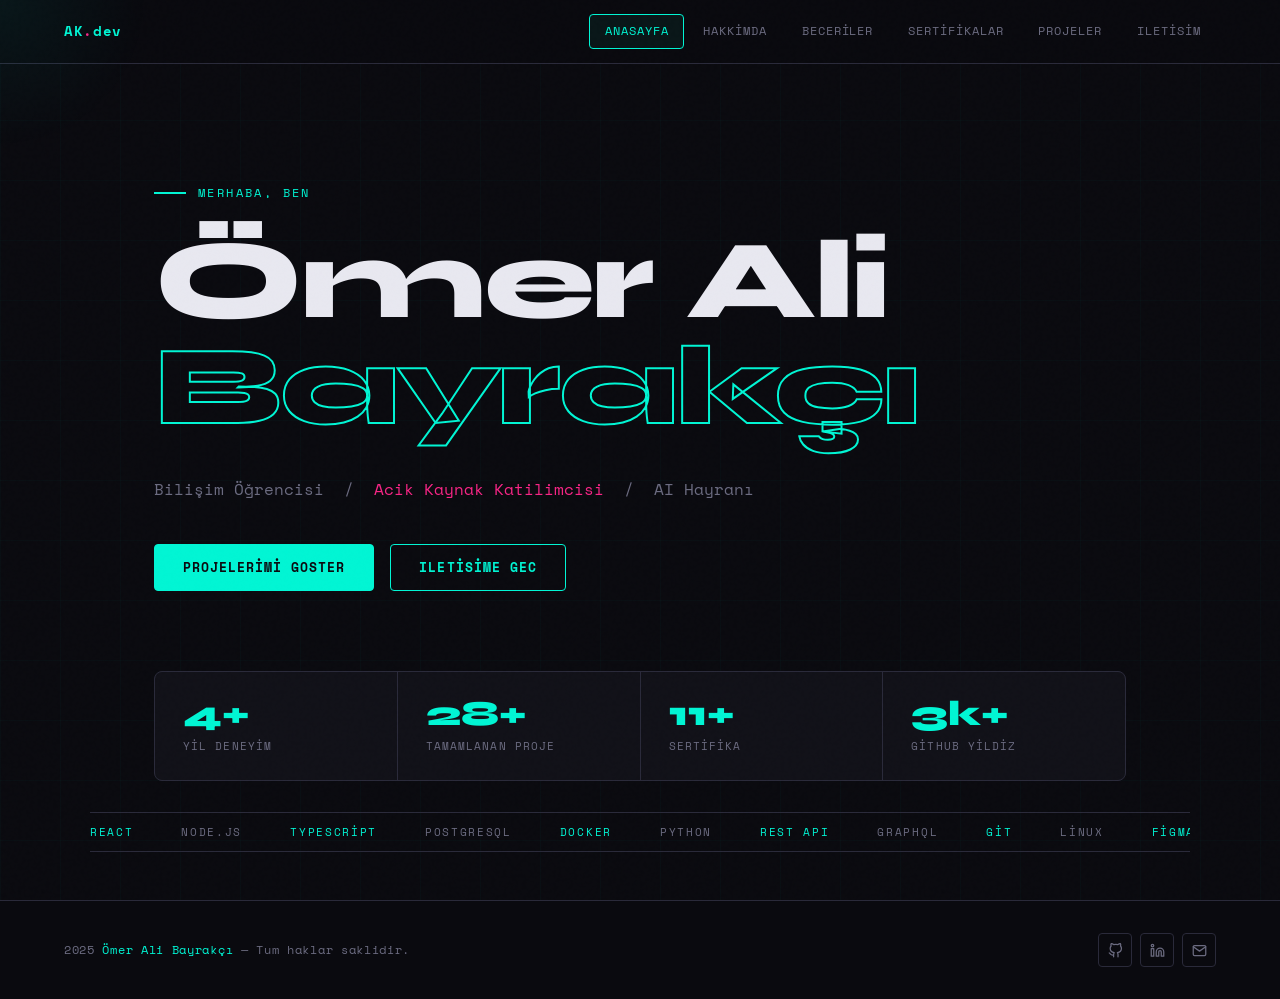
<file: index.html>
<!DOCTYPE html>
<html lang="tr">
<head>
  <meta charset="UTF-8" />
  <meta name="viewport" content="width=device-width, initial-scale=1.0" />
  <title>Ömer Ali Bayrakçı — Bilişim Öğrencisi</title>
  <link rel="stylesheet" href="style.css" />
</head>
<body>

<!-- NAV -->
<nav>
  <a href="index.html" class="nav-logo">AK<span style="color:var(--accent2)">.</span>dev</a>
  <div class="nav-links">
    <a href="index.html">Anasayfa</a>
    <a href="hakkimda.html">Hakkimda</a>
    <a href="beceriler.html">Beceriler</a>
    <a href="sertifikalar.html">Sertifikalar</a>
    <a href="projeler.html">Projeler</a>
    <a href="iletisim.html">Iletisim</a>
  </div>
  <div class="hamburger" aria-label="Menu ac/kapat" role="button" tabindex="0">
    <span></span><span></span><span></span>
  </div>
</nav>

<main>

  <!-- HERO -->
  <div class="hero">
    <p class="hero-eyebrow">Merhaba, ben</p>
    <h1 class="hero-name">
      <span class="line1">Ömer Ali</span><br>
      <span class="line2">Bayrakçı</span>
    </h1>
    <p class="hero-role">
      Bilişim Öğrencisi &nbsp;/&nbsp;
      <span>Acik Kaynak Katilimcisi</span> &nbsp;/&nbsp;
      AI Hayranı
    </p>
    <div class="hero-cta">
      <a href="projeler.html" class="btn btn-primary">Projelerimi Goster</a>
      <a href="iletisim.html" class="btn btn-outline">Iletisime Gec</a>
    </div>

    <!-- stats -->
    <div class="stats fade-up">
      <div class="stat-item">
        <div class="num" data-target="4" data-suffix="+">0+</div>
        <div class="label">Yil Deneyim</div>
      </div>
      <div class="stat-item">
        <div class="num" data-target="28" data-suffix="+">0+</div>
        <div class="label">Tamamlanan Proje</div>
      </div>
      <div class="stat-item">
        <div class="num" data-target="11" data-suffix="+">0+</div>
        <div class="label">Sertifika</div>
      </div>
      <div class="stat-item">
        <div class="num" data-target="3" data-suffix="k+">0k+</div>
        <div class="label">GitHub Yildiz</div>
      </div>
    </div>

    <!-- ticker -->
    <div class="ticker-wrap">
      <div class="ticker">
        <span class="accent">React</span>
        <span>Node.js</span>
        <span class="accent">TypeScript</span>
        <span>PostgreSQL</span>
        <span class="accent">Docker</span>
        <span>Python</span>
        <span class="accent">REST API</span>
        <span>GraphQL</span>
        <span class="accent">Git</span>
        <span>Linux</span>
        <span class="accent">Figma</span>
        <span>Next.js</span>
      </div>
    </div>
  </div>

</main>

<!-- FOOTER -->
<footer>
  <span class="footer-copy">2025 <span>Ömer Ali Bayrakçı</span> — Tum haklar saklidir.</span>
  <div class="footer-socials">
    <a href="#" class="footer-social-link" aria-label="GitHub">
      <svg viewBox="0 0 24 24" fill="none" stroke="currentColor" stroke-width="2" stroke-linecap="round" stroke-linejoin="round">
        <path d="M9 19c-5 1.5-5-2.5-7-3m14 6v-3.87a3.37 3.37 0 0 0-.94-2.61c3.14-.35 6.44-1.54 6.44-7A5.44 5.44 0 0 0 20 4.77 5.07 5.07 0 0 0 19.91 1S18.73.65 16 2.48a13.38 13.38 0 0 0-7 0C6.27.65 5.09 1 5.09 1A5.07 5.07 0 0 0 5 4.77a5.44 5.44 0 0 0-1.5 3.78c0 5.42 3.3 6.61 6.44 7A3.37 3.37 0 0 0 9 18.13V22"/>
      </svg>
    </a>
    <a href="#" class="footer-social-link" aria-label="LinkedIn">
      <svg viewBox="0 0 24 24" fill="none" stroke="currentColor" stroke-width="2" stroke-linecap="round" stroke-linejoin="round">
        <path d="M16 8a6 6 0 0 1 6 6v7h-4v-7a2 2 0 0 0-2-2 2 2 0 0 0-2 2v7h-4v-7a6 6 0 0 1 6-6z"/><rect x="2" y="9" width="4" height="12"/><circle cx="4" cy="4" r="2"/>
      </svg>
    </a>
    <a href="#" class="footer-social-link" aria-label="Email">
      <svg viewBox="0 0 24 24" fill="none" stroke="currentColor" stroke-width="2" stroke-linecap="round" stroke-linejoin="round">
        <path d="M4 4h16c1.1 0 2 .9 2 2v12c0 1.1-.9 2-2 2H4c-1.1 0-2-.9-2-2V6c0-1.1.9-2 2-2z"/><polyline points="22,6 12,13 2,6"/>
      </svg>
    </a>
  </div>
</footer>

<script src="main.js"></script>
</body>
</html>
</file>
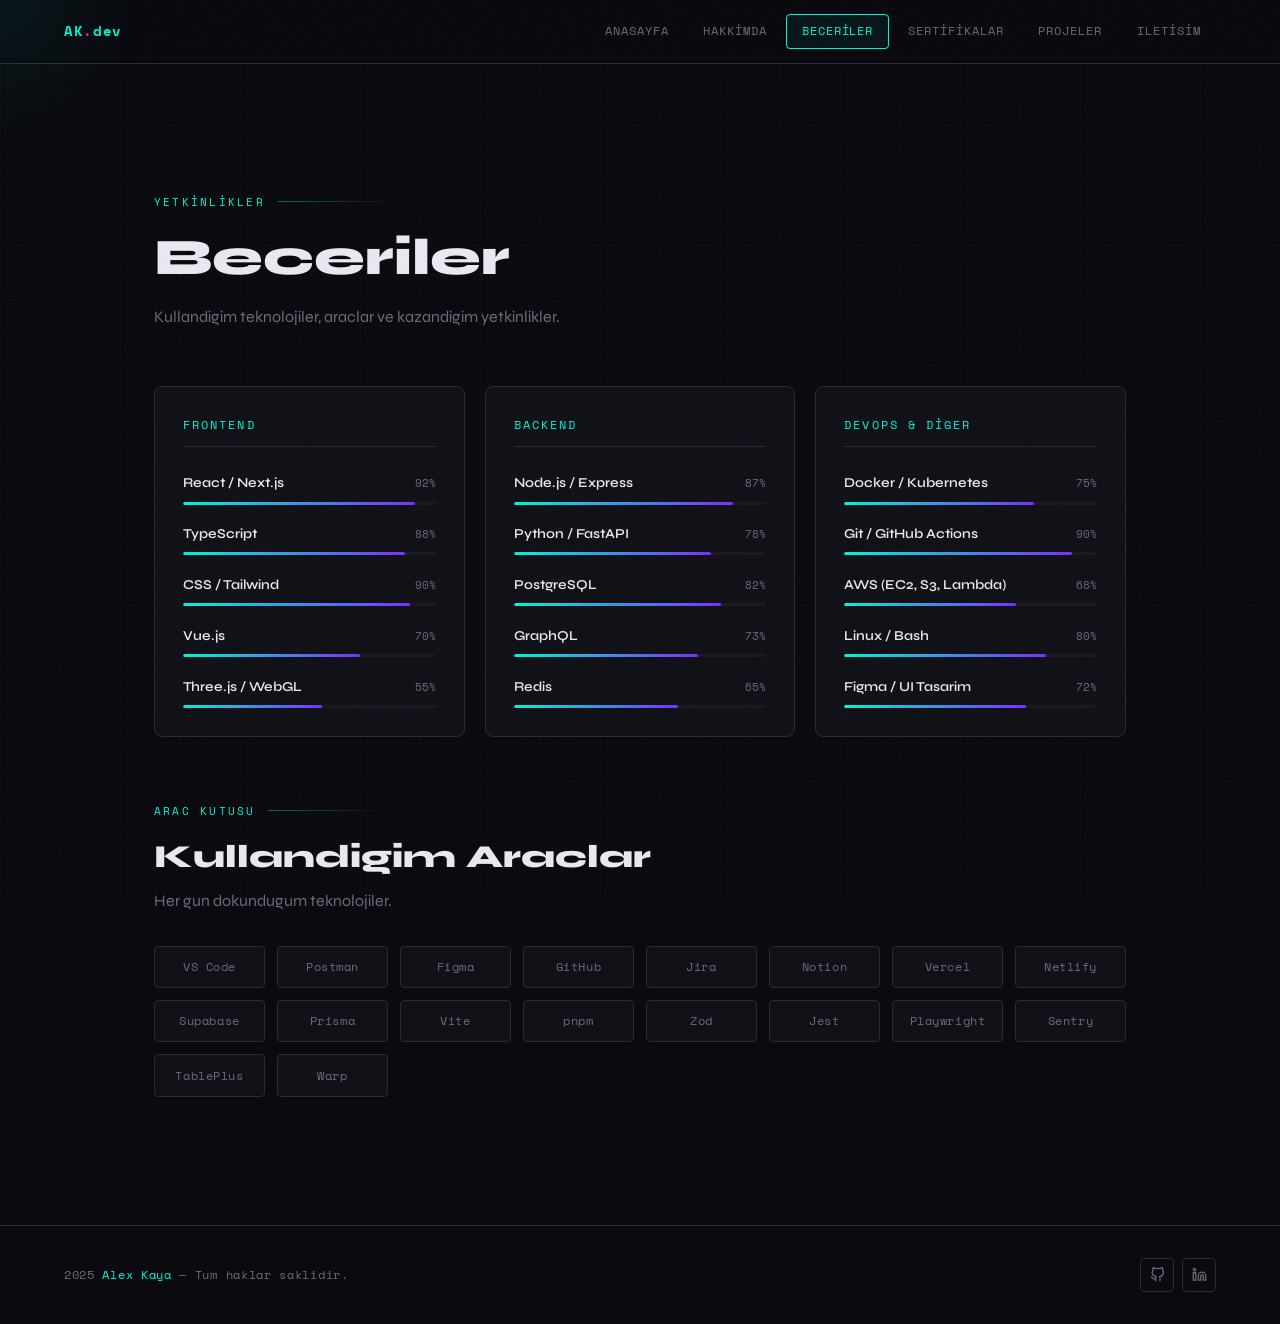
<file: beceriler.html>
<!DOCTYPE html>
<html lang="tr">
<head>
  <meta charset="UTF-8" />
  <meta name="viewport" content="width=device-width, initial-scale=1.0" />
  <title>Beceriler — Alex Kaya</title>
  <link rel="stylesheet" href="style.css" />
</head>
<body>

<nav>
  <a href="index.html" class="nav-logo">AK<span style="color:var(--accent2)">.</span>dev</a>
  <div class="nav-links">
    <a href="index.html">Anasayfa</a>
    <a href="hakkimda.html">Hakkimda</a>
    <a href="beceriler.html">Beceriler</a>
    <a href="sertifikalar.html">Sertifikalar</a>
    <a href="projeler.html">Projeler</a>
    <a href="iletisim.html">Iletisim</a>
  </div>
  <div class="hamburger" role="button" tabindex="0"><span></span><span></span><span></span></div>
</nav>

<main>
  <section class="page-section">
    <p class="section-label">Yetkinlikler</p>
    <h1 class="section-title">Beceriler</h1>
    <p class="section-sub">Kullandigim teknolojiler, araclar ve kazandigim yetkinlikler.</p>

    <div class="skills-grid">

      <!-- Frontend -->
      <div class="skill-category fade-up">
        <div class="skill-category-title">Frontend</div>

        <div class="skill-item">
          <div class="skill-header">
            <span class="skill-name">React / Next.js</span>
            <span class="skill-pct">92%</span>
          </div>
          <div class="skill-bar-bg"><div class="skill-bar-fill" data-pct="92"></div></div>
        </div>

        <div class="skill-item">
          <div class="skill-header">
            <span class="skill-name">TypeScript</span>
            <span class="skill-pct">88%</span>
          </div>
          <div class="skill-bar-bg"><div class="skill-bar-fill" data-pct="88"></div></div>
        </div>

        <div class="skill-item">
          <div class="skill-header">
            <span class="skill-name">CSS / Tailwind</span>
            <span class="skill-pct">90%</span>
          </div>
          <div class="skill-bar-bg"><div class="skill-bar-fill" data-pct="90"></div></div>
        </div>

        <div class="skill-item">
          <div class="skill-header">
            <span class="skill-name">Vue.js</span>
            <span class="skill-pct">70%</span>
          </div>
          <div class="skill-bar-bg"><div class="skill-bar-fill" data-pct="70"></div></div>
        </div>

        <div class="skill-item">
          <div class="skill-header">
            <span class="skill-name">Three.js / WebGL</span>
            <span class="skill-pct">55%</span>
          </div>
          <div class="skill-bar-bg"><div class="skill-bar-fill" data-pct="55"></div></div>
        </div>
      </div>

      <!-- Backend -->
      <div class="skill-category fade-up">
        <div class="skill-category-title">Backend</div>

        <div class="skill-item">
          <div class="skill-header">
            <span class="skill-name">Node.js / Express</span>
            <span class="skill-pct">87%</span>
          </div>
          <div class="skill-bar-bg"><div class="skill-bar-fill" data-pct="87"></div></div>
        </div>

        <div class="skill-item">
          <div class="skill-header">
            <span class="skill-name">Python / FastAPI</span>
            <span class="skill-pct">78%</span>
          </div>
          <div class="skill-bar-bg"><div class="skill-bar-fill" data-pct="78"></div></div>
        </div>

        <div class="skill-item">
          <div class="skill-header">
            <span class="skill-name">PostgreSQL</span>
            <span class="skill-pct">82%</span>
          </div>
          <div class="skill-bar-bg"><div class="skill-bar-fill" data-pct="82"></div></div>
        </div>

        <div class="skill-item">
          <div class="skill-header">
            <span class="skill-name">GraphQL</span>
            <span class="skill-pct">73%</span>
          </div>
          <div class="skill-bar-bg"><div class="skill-bar-fill" data-pct="73"></div></div>
        </div>

        <div class="skill-item">
          <div class="skill-header">
            <span class="skill-name">Redis</span>
            <span class="skill-pct">65%</span>
          </div>
          <div class="skill-bar-bg"><div class="skill-bar-fill" data-pct="65"></div></div>
        </div>
      </div>

      <!-- DevOps & Diger -->
      <div class="skill-category fade-up">
        <div class="skill-category-title">DevOps & Diger</div>

        <div class="skill-item">
          <div class="skill-header">
            <span class="skill-name">Docker / Kubernetes</span>
            <span class="skill-pct">75%</span>
          </div>
          <div class="skill-bar-bg"><div class="skill-bar-fill" data-pct="75"></div></div>
        </div>

        <div class="skill-item">
          <div class="skill-header">
            <span class="skill-name">Git / GitHub Actions</span>
            <span class="skill-pct">90%</span>
          </div>
          <div class="skill-bar-bg"><div class="skill-bar-fill" data-pct="90"></div></div>
        </div>

        <div class="skill-item">
          <div class="skill-header">
            <span class="skill-name">AWS (EC2, S3, Lambda)</span>
            <span class="skill-pct">68%</span>
          </div>
          <div class="skill-bar-bg"><div class="skill-bar-fill" data-pct="68"></div></div>
        </div>

        <div class="skill-item">
          <div class="skill-header">
            <span class="skill-name">Linux / Bash</span>
            <span class="skill-pct">80%</span>
          </div>
          <div class="skill-bar-bg"><div class="skill-bar-fill" data-pct="80"></div></div>
        </div>

        <div class="skill-item">
          <div class="skill-header">
            <span class="skill-name">Figma / UI Tasarim</span>
            <span class="skill-pct">72%</span>
          </div>
          <div class="skill-bar-bg"><div class="skill-bar-fill" data-pct="72"></div></div>
        </div>
      </div>

    </div>

    <!-- Tools -->
    <div style="margin-top:4rem;">
      <p class="section-label">Arac Kutusu</p>
      <h2 class="section-title" style="font-size:clamp(1.4rem,3vw,2rem); margin-bottom:0.75rem;">Kullandigim Araclar</h2>
      <p class="section-sub" style="margin-bottom:2rem;">Her gun dokundugum teknolojiler.</p>
      <div class="tools-grid">
        <div class="tool-pill fade-up">VS Code</div>
        <div class="tool-pill fade-up">Postman</div>
        <div class="tool-pill fade-up">Figma</div>
        <div class="tool-pill fade-up">GitHub</div>
        <div class="tool-pill fade-up">Jira</div>
        <div class="tool-pill fade-up">Notion</div>
        <div class="tool-pill fade-up">Vercel</div>
        <div class="tool-pill fade-up">Netlify</div>
        <div class="tool-pill fade-up">Supabase</div>
        <div class="tool-pill fade-up">Prisma</div>
        <div class="tool-pill fade-up">Vite</div>
        <div class="tool-pill fade-up">pnpm</div>
        <div class="tool-pill fade-up">Zod</div>
        <div class="tool-pill fade-up">Jest</div>
        <div class="tool-pill fade-up">Playwright</div>
        <div class="tool-pill fade-up">Sentry</div>
        <div class="tool-pill fade-up">TablePlus</div>
        <div class="tool-pill fade-up">Warp</div>
      </div>
    </div>

  </section>
</main>

<footer>
  <span class="footer-copy">2025 <span>Alex Kaya</span> — Tum haklar saklidir.</span>
  <div class="footer-socials">
    <a href="#" class="footer-social-link" aria-label="GitHub">
      <svg viewBox="0 0 24 24" fill="none" stroke="currentColor" stroke-width="2" stroke-linecap="round" stroke-linejoin="round"><path d="M9 19c-5 1.5-5-2.5-7-3m14 6v-3.87a3.37 3.37 0 0 0-.94-2.61c3.14-.35 6.44-1.54 6.44-7A5.44 5.44 0 0 0 20 4.77 5.07 5.07 0 0 0 19.91 1S18.73.65 16 2.48a13.38 13.38 0 0 0-7 0C6.27.65 5.09 1 5.09 1A5.07 5.07 0 0 0 5 4.77a5.44 5.44 0 0 0-1.5 3.78c0 5.42 3.3 6.61 6.44 7A3.37 3.37 0 0 0 9 18.13V22"/></svg>
    </a>
    <a href="#" class="footer-social-link" aria-label="LinkedIn">
      <svg viewBox="0 0 24 24" fill="none" stroke="currentColor" stroke-width="2" stroke-linecap="round" stroke-linejoin="round"><path d="M16 8a6 6 0 0 1 6 6v7h-4v-7a2 2 0 0 0-2-2 2 2 0 0 0-2 2v7h-4v-7a6 6 0 0 1 6-6z"/><rect x="2" y="9" width="4" height="12"/><circle cx="4" cy="4" r="2"/></svg>
    </a>
  </div>
</footer>

<script src="main.js"></script>
</body>
</html>
</file>
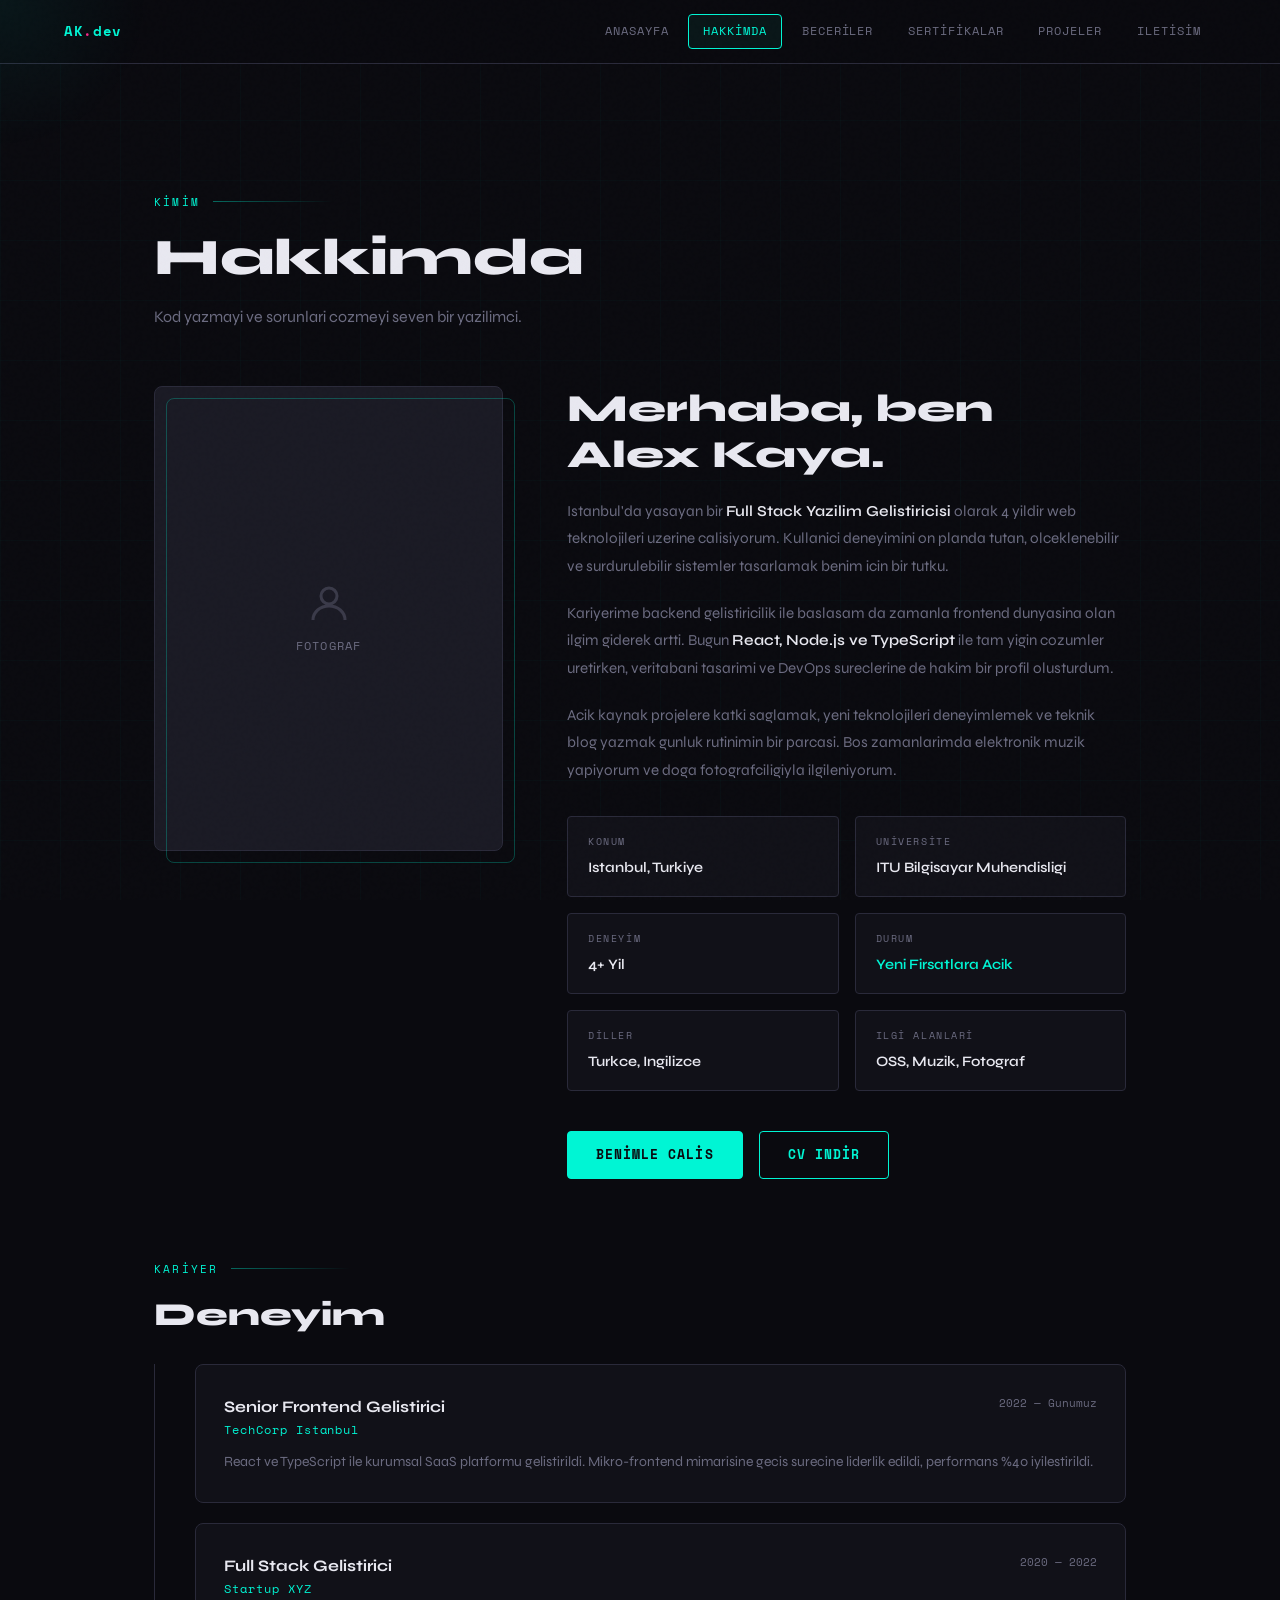
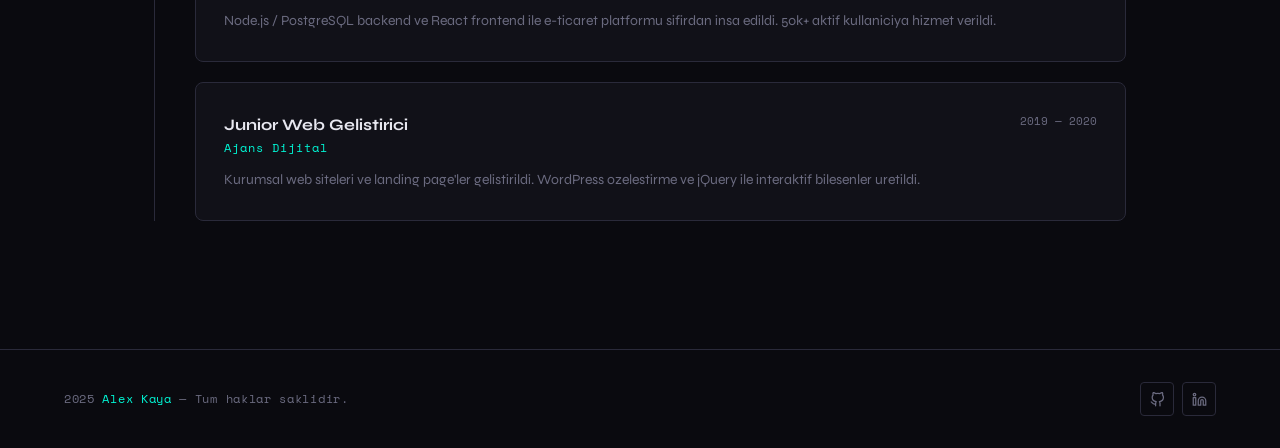
<file: hakkimda.html>
<!DOCTYPE html>
<html lang="tr">
<head>
  <meta charset="UTF-8" />
  <meta name="viewport" content="width=device-width, initial-scale=1.0" />
  <title>Hakkimda — Alex Kaya</title>
  <link rel="stylesheet" href="style.css" />
</head>
<body>

<nav>
  <a href="index.html" class="nav-logo">AK<span style="color:var(--accent2)">.</span>dev</a>
  <div class="nav-links">
    <a href="index.html">Anasayfa</a>
    <a href="hakkimda.html">Hakkimda</a>
    <a href="beceriler.html">Beceriler</a>
    <a href="sertifikalar.html">Sertifikalar</a>
    <a href="projeler.html">Projeler</a>
    <a href="iletisim.html">Iletisim</a>
  </div>
  <div class="hamburger" role="button" tabindex="0"><span></span><span></span><span></span></div>
</nav>

<main>
  <section class="page-section">
    <p class="section-label">Kimim</p>
    <h1 class="section-title">Hakkimda</h1>
    <p class="section-sub">Kod yazmayi ve sorunlari cozmeyi seven bir yazilimci.</p>

    <div class="about-grid">

      <!-- Photo -->
      <div class="about-photo-wrap fade-up">
        <div class="about-photo-placeholder">
          <svg viewBox="0 0 24 24" fill="none" stroke="currentColor" stroke-width="1.5">
            <circle cx="12" cy="8" r="4"/><path d="M4 20c0-4 3.58-7 8-7s8 3 8 7"/>
          </svg>
          FOTOGRAF
        </div>
        <div class="about-photo-frame"></div>
      </div>

      <!-- Text -->
      <div class="about-text fade-up">
        <h2>Merhaba, ben Alex Kaya.</h2>
        <p>
          Istanbul'da yasayan bir <strong>Full Stack Yazilim Gelistiricisi</strong> olarak 
          4 yildir web teknolojileri uzerine calisiyorum. Kullanici deneyimini on planda tutan, 
          olceklenebilir ve surdurulebilir sistemler tasarlamak benim icin bir tutku.
        </p>
        <p>
          Kariyerime backend gelistiricilik ile baslasam da zamanla frontend dunyasina olan 
          ilgim giderek artti. Bugun <strong>React, Node.js ve TypeScript</strong> ile tam yigin 
          cozumler uretirken, veritabani tasarimi ve DevOps sureclerine de hakim bir profil 
          olusturdum.
        </p>
        <p>
          Acik kaynak projelere katki saglamak, yeni teknolojileri deneyimlemek ve teknik 
          blog yazmak gunluk rutinimin bir parcasi. Bos zamanlarimda elektronik muzik 
          yapiyorum ve doga fotografciligiyla ilgileniyorum.
        </p>

        <div class="about-details">
          <div class="detail-item fade-up">
            <div class="d-label">Konum</div>
            <div class="d-value">Istanbul, Turkiye</div>
          </div>
          <div class="detail-item fade-up">
            <div class="d-label">Universite</div>
            <div class="d-value">ITU Bilgisayar Muhendisligi</div>
          </div>
          <div class="detail-item fade-up">
            <div class="d-label">Deneyim</div>
            <div class="d-value">4+ Yil</div>
          </div>
          <div class="detail-item fade-up">
            <div class="d-label">Durum</div>
            <div class="d-value" style="color:var(--accent1)">Yeni Firsatlara Acik</div>
          </div>
          <div class="detail-item fade-up">
            <div class="d-label">Diller</div>
            <div class="d-value">Turkce, Ingilizce</div>
          </div>
          <div class="detail-item fade-up">
            <div class="d-label">Ilgi Alanlari</div>
            <div class="d-value">OSS, Muzik, Fotograf</div>
          </div>
        </div>

        <div style="margin-top:2.5rem; display:flex; gap:1rem; flex-wrap:wrap;">
          <a href="iletisim.html" class="btn btn-primary">Benimle Calis</a>
          <a href="#" class="btn btn-outline">CV Indir</a>
        </div>
      </div>

    </div>

    <!-- Timeline -->
    <div style="margin-top:5rem;">
      <p class="section-label">Kariyer</p>
      <h2 class="section-title" style="font-size:clamp(1.4rem,3vw,2rem); margin-bottom:2rem;">Deneyim</h2>

      <div style="position:relative; padding-left:1.5rem; border-left:1px solid var(--border);">

        <div class="card fade-up" style="margin-bottom:1.25rem; margin-left:1rem;">
          <div style="display:flex; justify-content:space-between; align-items:flex-start; flex-wrap:wrap; gap:0.5rem; margin-bottom:0.6rem;">
            <div>
              <div style="font-weight:700; font-size:1rem;">Senior Frontend Gelistirici</div>
              <div style="color:var(--accent1); font-family:var(--mono); font-size:0.75rem; letter-spacing:0.08em;">TechCorp Istanbul</div>
            </div>
            <div style="font-family:var(--mono); font-size:0.7rem; color:var(--muted);">2022 — Gunumuz</div>
          </div>
          <p style="color:var(--muted); font-size:0.875rem; line-height:1.7;">
            React ve TypeScript ile kurumsal SaaS platformu gelistirildi. Mikro-frontend mimarisine gecis surecine liderlik edildi, performans %40 iyilestirildi.
          </p>
        </div>

        <div class="card fade-up" style="margin-bottom:1.25rem; margin-left:1rem;">
          <div style="display:flex; justify-content:space-between; align-items:flex-start; flex-wrap:wrap; gap:0.5rem; margin-bottom:0.6rem;">
            <div>
              <div style="font-weight:700; font-size:1rem;">Full Stack Gelistirici</div>
              <div style="color:var(--accent1); font-family:var(--mono); font-size:0.75rem; letter-spacing:0.08em;">Startup XYZ</div>
            </div>
            <div style="font-family:var(--mono); font-size:0.7rem; color:var(--muted);">2020 — 2022</div>
          </div>
          <p style="color:var(--muted); font-size:0.875rem; line-height:1.7;">
            Node.js / PostgreSQL backend ve React frontend ile e-ticaret platformu sifirdan insa edildi. 50k+ aktif kullaniciya hizmet verildi.
          </p>
        </div>

        <div class="card fade-up" style="margin-left:1rem;">
          <div style="display:flex; justify-content:space-between; align-items:flex-start; flex-wrap:wrap; gap:0.5rem; margin-bottom:0.6rem;">
            <div>
              <div style="font-weight:700; font-size:1rem;">Junior Web Gelistirici</div>
              <div style="color:var(--accent1); font-family:var(--mono); font-size:0.75rem; letter-spacing:0.08em;">Ajans Dijital</div>
            </div>
            <div style="font-family:var(--mono); font-size:0.7rem; color:var(--muted);">2019 — 2020</div>
          </div>
          <p style="color:var(--muted); font-size:0.875rem; line-height:1.7;">
            Kurumsal web siteleri ve landing page'ler gelistirildi. WordPress ozelestirme ve jQuery ile interaktif bilesenler uretildi.
          </p>
        </div>

      </div>
    </div>

  </section>
</main>

<footer>
  <span class="footer-copy">2025 <span>Alex Kaya</span> — Tum haklar saklidir.</span>
  <div class="footer-socials">
    <a href="#" class="footer-social-link" aria-label="GitHub">
      <svg viewBox="0 0 24 24" fill="none" stroke="currentColor" stroke-width="2" stroke-linecap="round" stroke-linejoin="round"><path d="M9 19c-5 1.5-5-2.5-7-3m14 6v-3.87a3.37 3.37 0 0 0-.94-2.61c3.14-.35 6.44-1.54 6.44-7A5.44 5.44 0 0 0 20 4.77 5.07 5.07 0 0 0 19.91 1S18.73.65 16 2.48a13.38 13.38 0 0 0-7 0C6.27.65 5.09 1 5.09 1A5.07 5.07 0 0 0 5 4.77a5.44 5.44 0 0 0-1.5 3.78c0 5.42 3.3 6.61 6.44 7A3.37 3.37 0 0 0 9 18.13V22"/></svg>
    </a>
    <a href="#" class="footer-social-link" aria-label="LinkedIn">
      <svg viewBox="0 0 24 24" fill="none" stroke="currentColor" stroke-width="2" stroke-linecap="round" stroke-linejoin="round"><path d="M16 8a6 6 0 0 1 6 6v7h-4v-7a2 2 0 0 0-2-2 2 2 0 0 0-2 2v7h-4v-7a6 6 0 0 1 6-6z"/><rect x="2" y="9" width="4" height="12"/><circle cx="4" cy="4" r="2"/></svg>
    </a>
  </div>
</footer>

<script src="main.js"></script>
</body>
</html>
</file>
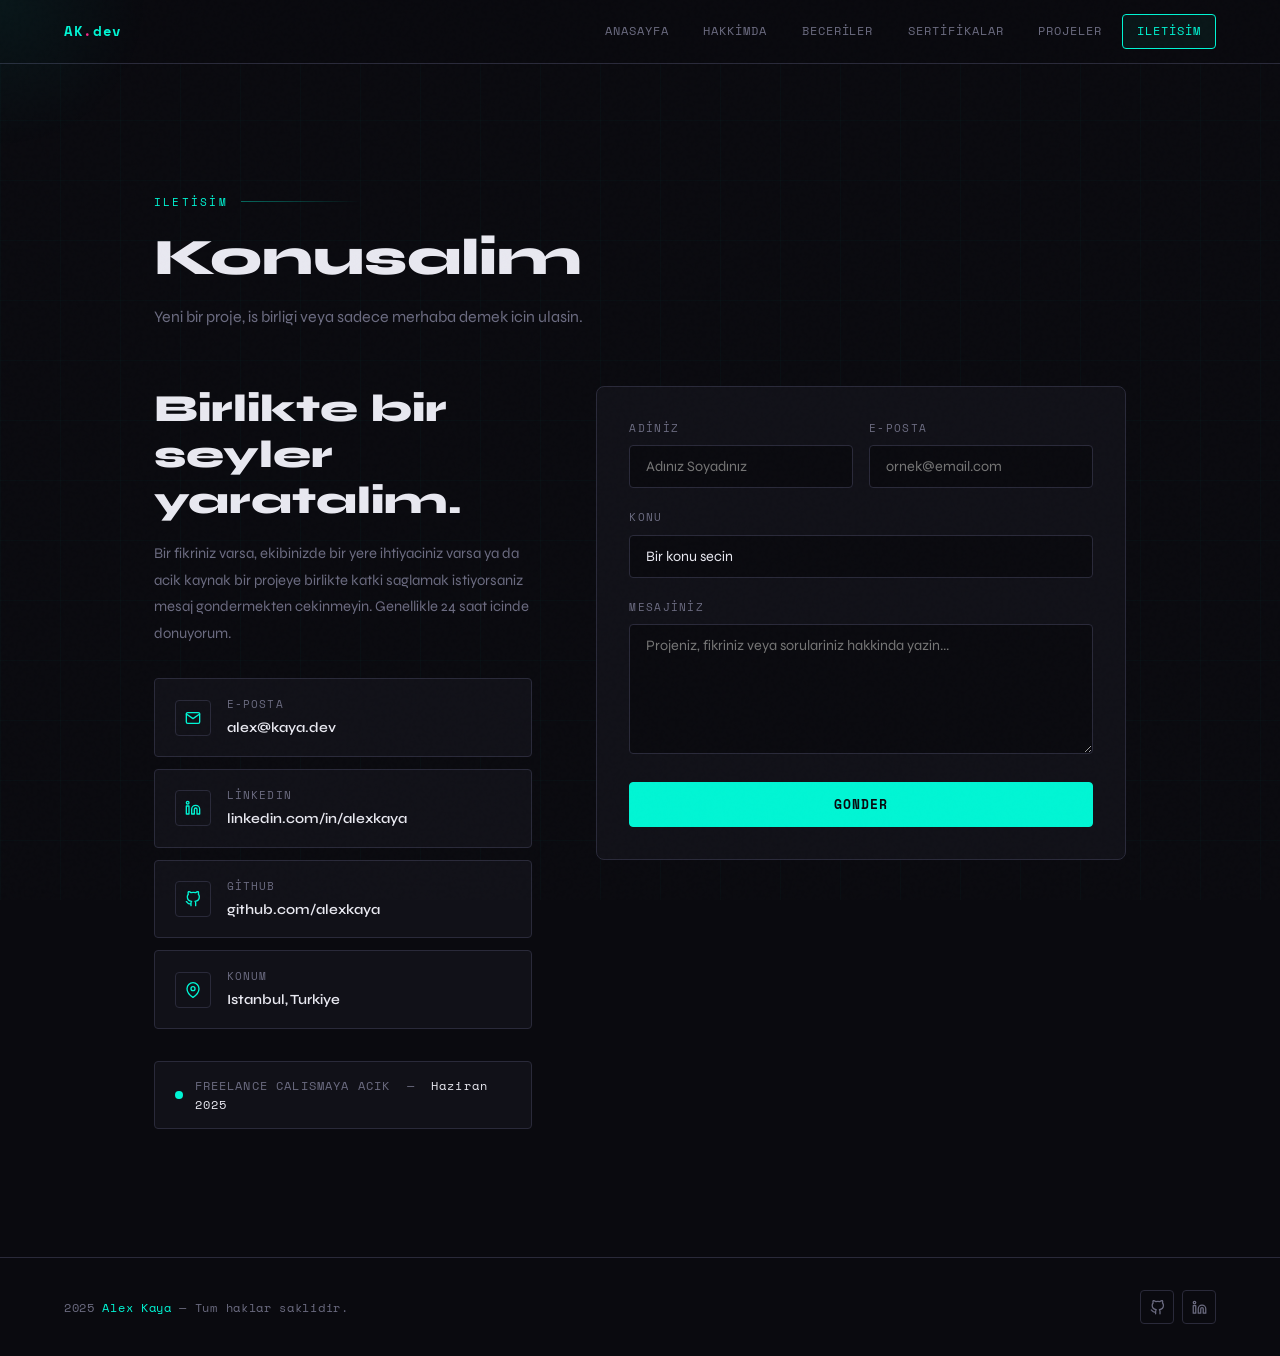
<file: iletisim.html>
<!DOCTYPE html>
<html lang="tr">
<head>
  <meta charset="UTF-8" />
  <meta name="viewport" content="width=device-width, initial-scale=1.0" />
  <title>Iletisim — Alex Kaya</title>
  <link rel="stylesheet" href="style.css" />
</head>
<body>

<nav>
  <a href="index.html" class="nav-logo">AK<span style="color:var(--accent2)">.</span>dev</a>
  <div class="nav-links">
    <a href="index.html">Anasayfa</a>
    <a href="hakkimda.html">Hakkimda</a>
    <a href="beceriler.html">Beceriler</a>
    <a href="sertifikalar.html">Sertifikalar</a>
    <a href="projeler.html">Projeler</a>
    <a href="iletisim.html">Iletisim</a>
  </div>
  <div class="hamburger" role="button" tabindex="0"><span></span><span></span><span></span></div>
</nav>

<main>
  <section class="page-section">
    <p class="section-label">Iletisim</p>
    <h1 class="section-title">Konusalim</h1>
    <p class="section-sub">Yeni bir proje, is birligi veya sadece merhaba demek icin ulasin.</p>

    <div class="contact-layout">

      <!-- Left: info -->
      <div>
        <div class="contact-info">
          <h2>Birlikte bir seyler yaratalim.</h2>
          <p>
            Bir fikriniz varsa, ekibinizde bir yere ihtiyaciniz varsa ya da acik kaynak bir 
            projeye birlikte katki saglamak istiyorsaniz mesaj gondermekten cekinmeyin.
            Genellikle 24 saat icinde donuyorum.
          </p>
        </div>

        <div class="contact-links">
          <a href="mailto:alex@kaya.dev" class="contact-link-item fade-up">
            <div class="contact-link-icon">
              <svg viewBox="0 0 24 24" fill="none" stroke="currentColor" stroke-width="2" stroke-linecap="round" stroke-linejoin="round">
                <path d="M4 4h16c1.1 0 2 .9 2 2v12c0 1.1-.9 2-2 2H4c-1.1 0-2-.9-2-2V6c0-1.1.9-2 2-2z"/>
                <polyline points="22,6 12,13 2,6"/>
              </svg>
            </div>
            <div>
              <div class="contact-link-label">E-Posta</div>
              <div class="contact-link-value">alex@kaya.dev</div>
            </div>
          </a>

          <a href="https://linkedin.com" target="_blank" rel="noopener" class="contact-link-item fade-up">
            <div class="contact-link-icon">
              <svg viewBox="0 0 24 24" fill="none" stroke="currentColor" stroke-width="2" stroke-linecap="round" stroke-linejoin="round">
                <path d="M16 8a6 6 0 0 1 6 6v7h-4v-7a2 2 0 0 0-2-2 2 2 0 0 0-2 2v7h-4v-7a6 6 0 0 1 6-6z"/>
                <rect x="2" y="9" width="4" height="12"/>
                <circle cx="4" cy="4" r="2"/>
              </svg>
            </div>
            <div>
              <div class="contact-link-label">LinkedIn</div>
              <div class="contact-link-value">linkedin.com/in/alexkaya</div>
            </div>
          </a>

          <a href="https://github.com" target="_blank" rel="noopener" class="contact-link-item fade-up">
            <div class="contact-link-icon">
              <svg viewBox="0 0 24 24" fill="none" stroke="currentColor" stroke-width="2" stroke-linecap="round" stroke-linejoin="round">
                <path d="M9 19c-5 1.5-5-2.5-7-3m14 6v-3.87a3.37 3.37 0 0 0-.94-2.61c3.14-.35 6.44-1.54 6.44-7A5.44 5.44 0 0 0 20 4.77 5.07 5.07 0 0 0 19.91 1S18.73.65 16 2.48a13.38 13.38 0 0 0-7 0C6.27.65 5.09 1 5.09 1A5.07 5.07 0 0 0 5 4.77a5.44 5.44 0 0 0-1.5 3.78c0 5.42 3.3 6.61 6.44 7A3.37 3.37 0 0 0 9 18.13V22"/>
              </svg>
            </div>
            <div>
              <div class="contact-link-label">GitHub</div>
              <div class="contact-link-value">github.com/alexkaya</div>
            </div>
          </a>

          <div class="contact-link-item fade-up">
            <div class="contact-link-icon">
              <svg viewBox="0 0 24 24" fill="none" stroke="currentColor" stroke-width="2" stroke-linecap="round" stroke-linejoin="round">
                <path d="M21 10c0 7-9 13-9 13s-9-6-9-13a9 9 0 0 1 18 0z"/>
                <circle cx="12" cy="10" r="3"/>
              </svg>
            </div>
            <div>
              <div class="contact-link-label">Konum</div>
              <div class="contact-link-value">Istanbul, Turkiye</div>
            </div>
          </div>
        </div>

        <!-- Availability badge -->
        <div style="margin-top:2rem; display:inline-flex; align-items:center; gap:0.75rem; background:var(--bg2); border:1px solid var(--border); border-radius:var(--radius); padding:0.85rem 1.25rem;">
          <span style="display:inline-block; width:8px; height:8px; background:var(--accent1); border-radius:50%; animation:pulse 2s infinite;"></span>
          <span style="font-family:var(--mono); font-size:0.72rem; color:var(--muted); letter-spacing:0.1em;">
            FREELANCE CALISMAYA ACIK &nbsp;—&nbsp; <span style="color:var(--text);">Haziran 2025</span>
          </span>
        </div>
        <style>
          @keyframes pulse {
            0%, 100% { box-shadow: 0 0 0 0 rgba(0,245,212,0.4); }
            50% { box-shadow: 0 0 0 6px rgba(0,245,212,0); }
          }
        </style>
      </div>

      <!-- Right: form -->
      <div>
        <form class="contact-form" id="contact-form" novalidate>
          <div class="form-row">
            <div class="form-group">
              <label for="name">Adiniz</label>
              <input type="text" id="name" name="name" placeholder="Adınız Soyadınız" required />
            </div>
            <div class="form-group">
              <label for="email">E-Posta</label>
              <input type="email" id="email" name="email" placeholder="ornek@email.com" required />
            </div>
          </div>

          <div class="form-group">
            <label for="subject">Konu</label>
            <select id="subject" name="subject">
              <option value="">Bir konu secin</option>
              <option value="freelance">Freelance / Is Teklifi</option>
              <option value="fulltime">Tam Zamanli Pozisyon</option>
              <option value="collab">Proje Is Birligi</option>
              <option value="oss">Acik Kaynak</option>
              <option value="other">Diger</option>
            </select>
          </div>

          <div class="form-group">
            <label for="message">Mesajiniz</label>
            <textarea id="message" name="message" rows="5" placeholder="Projeniz, fikriniz veya sorulariniz hakkinda yazin..." required></textarea>
          </div>

          <button type="submit" class="btn btn-primary form-submit">Gonder</button>
        </form>

        <div class="form-success" id="form-success">
          <svg width="48" height="48" viewBox="0 0 24 24" fill="none" stroke="currentColor" stroke-width="1.5" stroke-linecap="round" stroke-linejoin="round" style="margin:0 auto 1rem; display:block; color:var(--accent1);">
            <path d="M22 11.08V12a10 10 0 1 1-5.93-9.14"/><polyline points="22 4 12 14.01 9 11.01"/>
          </svg>
          <div style="font-size:1.1rem; font-weight:700; color:var(--text); margin-bottom:0.5rem;">Mesajiniz Alindi</div>
          <div style="color:var(--muted); font-size:0.85rem;">En kisa surede geri donus yapacagim.</div>
        </div>
      </div>

    </div>
  </section>
</main>

<footer>
  <span class="footer-copy">2025 <span>Alex Kaya</span> — Tum haklar saklidir.</span>
  <div class="footer-socials">
    <a href="#" class="footer-social-link" aria-label="GitHub">
      <svg viewBox="0 0 24 24" fill="none" stroke="currentColor" stroke-width="2" stroke-linecap="round" stroke-linejoin="round"><path d="M9 19c-5 1.5-5-2.5-7-3m14 6v-3.87a3.37 3.37 0 0 0-.94-2.61c3.14-.35 6.44-1.54 6.44-7A5.44 5.44 0 0 0 20 4.77 5.07 5.07 0 0 0 19.91 1S18.73.65 16 2.48a13.38 13.38 0 0 0-7 0C6.27.65 5.09 1 5.09 1A5.07 5.07 0 0 0 5 4.77a5.44 5.44 0 0 0-1.5 3.78c0 5.42 3.3 6.61 6.44 7A3.37 3.37 0 0 0 9 18.13V22"/></svg>
    </a>
    <a href="#" class="footer-social-link" aria-label="LinkedIn">
      <svg viewBox="0 0 24 24" fill="none" stroke="currentColor" stroke-width="2" stroke-linecap="round" stroke-linejoin="round"><path d="M16 8a6 6 0 0 1 6 6v7h-4v-7a2 2 0 0 0-2-2 2 2 0 0 0-2 2v7h-4v-7a6 6 0 0 1 6-6z"/><rect x="2" y="9" width="4" height="12"/><circle cx="4" cy="4" r="2"/></svg>
    </a>
  </div>
</footer>

<script src="main.js"></script>
</body>
</html>
</file>
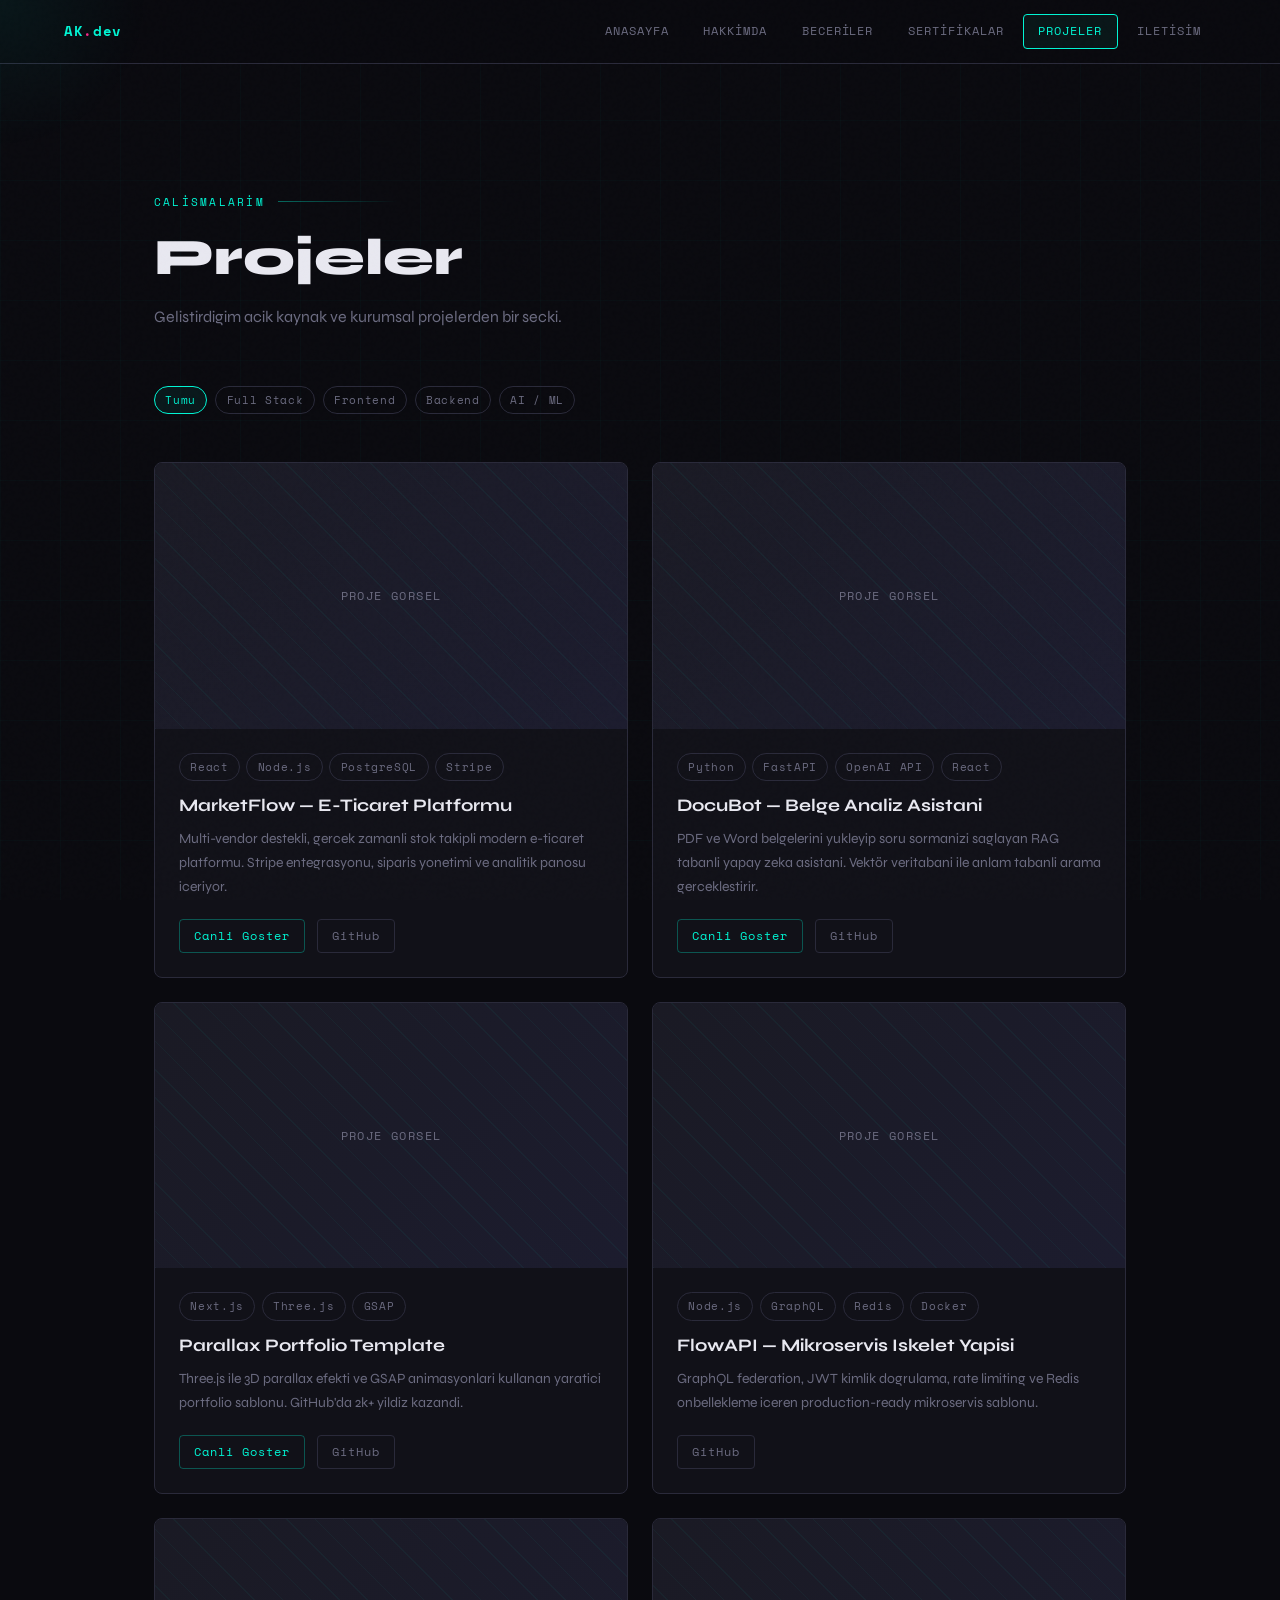
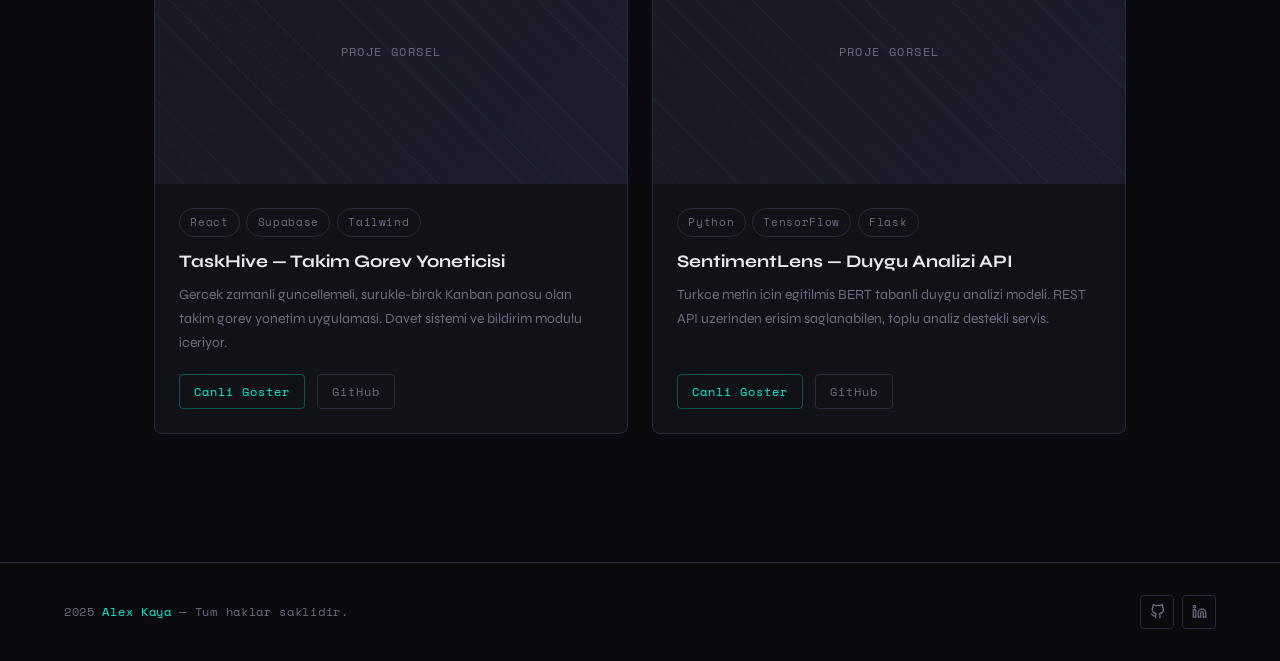
<file: projeler.html>
<!DOCTYPE html>
<html lang="tr">
<head>
  <meta charset="UTF-8" />
  <meta name="viewport" content="width=device-width, initial-scale=1.0" />
  <title>Projeler — Alex Kaya</title>
  <link rel="stylesheet" href="style.css" />
</head>
<body>

<nav>
  <a href="index.html" class="nav-logo">AK<span style="color:var(--accent2)">.</span>dev</a>
  <div class="nav-links">
    <a href="index.html">Anasayfa</a>
    <a href="hakkimda.html">Hakkimda</a>
    <a href="beceriler.html">Beceriler</a>
    <a href="sertifikalar.html">Sertifikalar</a>
    <a href="projeler.html">Projeler</a>
    <a href="iletisim.html">Iletisim</a>
  </div>
  <div class="hamburger" role="button" tabindex="0"><span></span><span></span><span></span></div>
</nav>

<main>
  <section class="page-section">
    <p class="section-label">Calismalarim</p>
    <h1 class="section-title">Projeler</h1>
    <p class="section-sub">Gelistirdigim acik kaynak ve kurumsal projelerden bir secki.</p>

    <!-- Filter tags -->
    <div style="display:flex; flex-wrap:wrap; gap:0.5rem; margin-bottom:3rem;" id="filters">
      <span class="tag active" data-filter="all">Tumu</span>
      <span class="tag" data-filter="fullstack">Full Stack</span>
      <span class="tag" data-filter="frontend">Frontend</span>
      <span class="tag" data-filter="backend">Backend</span>
      <span class="tag" data-filter="ai">AI / ML</span>
    </div>

    <div class="projects-grid" id="projects-grid">

      <div class="project-card fade-up" data-category="fullstack">
        <div class="project-thumb">
          <div class="project-thumb-pattern"></div>
          <span class="project-thumb-label">PROJE GORSEL</span>
        </div>
        <div class="project-body">
          <div class="project-tags">
            <span class="tag">React</span>
            <span class="tag">Node.js</span>
            <span class="tag">PostgreSQL</span>
            <span class="tag">Stripe</span>
          </div>
          <h3 class="project-title">MarketFlow — E-Ticaret Platformu</h3>
          <p class="project-desc">
            Multi-vendor destekli, gercek zamanli stok takipli modern e-ticaret platformu. 
            Stripe entegrasyonu, siparis yonetimi ve analitik panosu iceriyor.
          </p>
          <div class="project-links">
            <a href="#" class="project-link">Canli Goster</a>
            <a href="#" class="project-link gh">GitHub</a>
          </div>
        </div>
      </div>

      <div class="project-card fade-up" data-category="ai">
        <div class="project-thumb">
          <div class="project-thumb-pattern"></div>
          <span class="project-thumb-label">PROJE GORSEL</span>
        </div>
        <div class="project-body">
          <div class="project-tags">
            <span class="tag">Python</span>
            <span class="tag">FastAPI</span>
            <span class="tag">OpenAI API</span>
            <span class="tag">React</span>
          </div>
          <h3 class="project-title">DocuBot — Belge Analiz Asistani</h3>
          <p class="project-desc">
            PDF ve Word belgelerini yukleyip soru sormanizi saglayan RAG tabanli yapay zeka asistani. 
            Vektör veritabani ile anlam tabanli arama gerceklestirir.
          </p>
          <div class="project-links">
            <a href="#" class="project-link">Canli Goster</a>
            <a href="#" class="project-link gh">GitHub</a>
          </div>
        </div>
      </div>

      <div class="project-card fade-up" data-category="frontend">
        <div class="project-thumb">
          <div class="project-thumb-pattern"></div>
          <span class="project-thumb-label">PROJE GORSEL</span>
        </div>
        <div class="project-body">
          <div class="project-tags">
            <span class="tag">Next.js</span>
            <span class="tag">Three.js</span>
            <span class="tag">GSAP</span>
          </div>
          <h3 class="project-title">Parallax Portfolio Template</h3>
          <p class="project-desc">
            Three.js ile 3D parallax efekti ve GSAP animasyonlari kullanan yaratici portfolio sablonu. 
            GitHub'da 2k+ yildiz kazandi.
          </p>
          <div class="project-links">
            <a href="#" class="project-link">Canli Goster</a>
            <a href="#" class="project-link gh">GitHub</a>
          </div>
        </div>
      </div>

      <div class="project-card fade-up" data-category="backend">
        <div class="project-thumb">
          <div class="project-thumb-pattern"></div>
          <span class="project-thumb-label">PROJE GORSEL</span>
        </div>
        <div class="project-body">
          <div class="project-tags">
            <span class="tag">Node.js</span>
            <span class="tag">GraphQL</span>
            <span class="tag">Redis</span>
            <span class="tag">Docker</span>
          </div>
          <h3 class="project-title">FlowAPI — Mikroservis Iskelet Yapisi</h3>
          <p class="project-desc">
            GraphQL federation, JWT kimlik dogrulama, rate limiting ve Redis onbellekleme iceren 
            production-ready mikroservis sablonu.
          </p>
          <div class="project-links">
            <a href="#" class="project-link gh">GitHub</a>
          </div>
        </div>
      </div>

      <div class="project-card fade-up" data-category="fullstack">
        <div class="project-thumb">
          <div class="project-thumb-pattern"></div>
          <span class="project-thumb-label">PROJE GORSEL</span>
        </div>
        <div class="project-body">
          <div class="project-tags">
            <span class="tag">React</span>
            <span class="tag">Supabase</span>
            <span class="tag">Tailwind</span>
          </div>
          <h3 class="project-title">TaskHive — Takim Gorev Yoneticisi</h3>
          <p class="project-desc">
            Gercek zamanli guncellemeli, surukle-birak Kanban panosu olan takim gorev yonetim uygulamasi. 
            Davet sistemi ve bildirim modulu iceriyor.
          </p>
          <div class="project-links">
            <a href="#" class="project-link">Canli Goster</a>
            <a href="#" class="project-link gh">GitHub</a>
          </div>
        </div>
      </div>

      <div class="project-card fade-up" data-category="ai">
        <div class="project-thumb">
          <div class="project-thumb-pattern"></div>
          <span class="project-thumb-label">PROJE GORSEL</span>
        </div>
        <div class="project-body">
          <div class="project-tags">
            <span class="tag">Python</span>
            <span class="tag">TensorFlow</span>
            <span class="tag">Flask</span>
          </div>
          <h3 class="project-title">SentimentLens — Duygu Analizi API</h3>
          <p class="project-desc">
            Turkce metin icin egitilmis BERT tabanli duygu analizi modeli. REST API uzerinden erisim 
            saglanabilen, toplu analiz destekli servis.
          </p>
          <div class="project-links">
            <a href="#" class="project-link">Canli Goster</a>
            <a href="#" class="project-link gh">GitHub</a>
          </div>
        </div>
      </div>

    </div>
  </section>
</main>

<footer>
  <span class="footer-copy">2025 <span>Alex Kaya</span> — Tum haklar saklidir.</span>
  <div class="footer-socials">
    <a href="#" class="footer-social-link" aria-label="GitHub">
      <svg viewBox="0 0 24 24" fill="none" stroke="currentColor" stroke-width="2" stroke-linecap="round" stroke-linejoin="round"><path d="M9 19c-5 1.5-5-2.5-7-3m14 6v-3.87a3.37 3.37 0 0 0-.94-2.61c3.14-.35 6.44-1.54 6.44-7A5.44 5.44 0 0 0 20 4.77 5.07 5.07 0 0 0 19.91 1S18.73.65 16 2.48a13.38 13.38 0 0 0-7 0C6.27.65 5.09 1 5.09 1A5.07 5.07 0 0 0 5 4.77a5.44 5.44 0 0 0-1.5 3.78c0 5.42 3.3 6.61 6.44 7A3.37 3.37 0 0 0 9 18.13V22"/></svg>
    </a>
    <a href="#" class="footer-social-link" aria-label="LinkedIn">
      <svg viewBox="0 0 24 24" fill="none" stroke="currentColor" stroke-width="2" stroke-linecap="round" stroke-linejoin="round"><path d="M16 8a6 6 0 0 1 6 6v7h-4v-7a2 2 0 0 0-2-2 2 2 0 0 0-2 2v7h-4v-7a6 6 0 0 1 6-6z"/><rect x="2" y="9" width="4" height="12"/><circle cx="4" cy="4" r="2"/></svg>
    </a>
  </div>
</footer>

<script src="main.js"></script>
<script>
  // Project category filter
  const filters = document.querySelectorAll('#filters .tag');
  const cards   = document.querySelectorAll('#projects-grid .project-card');

  filters.forEach(btn => {
    btn.addEventListener('click', () => {
      filters.forEach(b => b.classList.remove('active'));
      btn.classList.add('active');
      const filter = btn.dataset.filter;
      cards.forEach(card => {
        const show = filter === 'all' || card.dataset.category === filter;
        card.style.display = show ? 'flex' : 'none';
      });
    });
  });
</script>
</body>
</html>
</file>
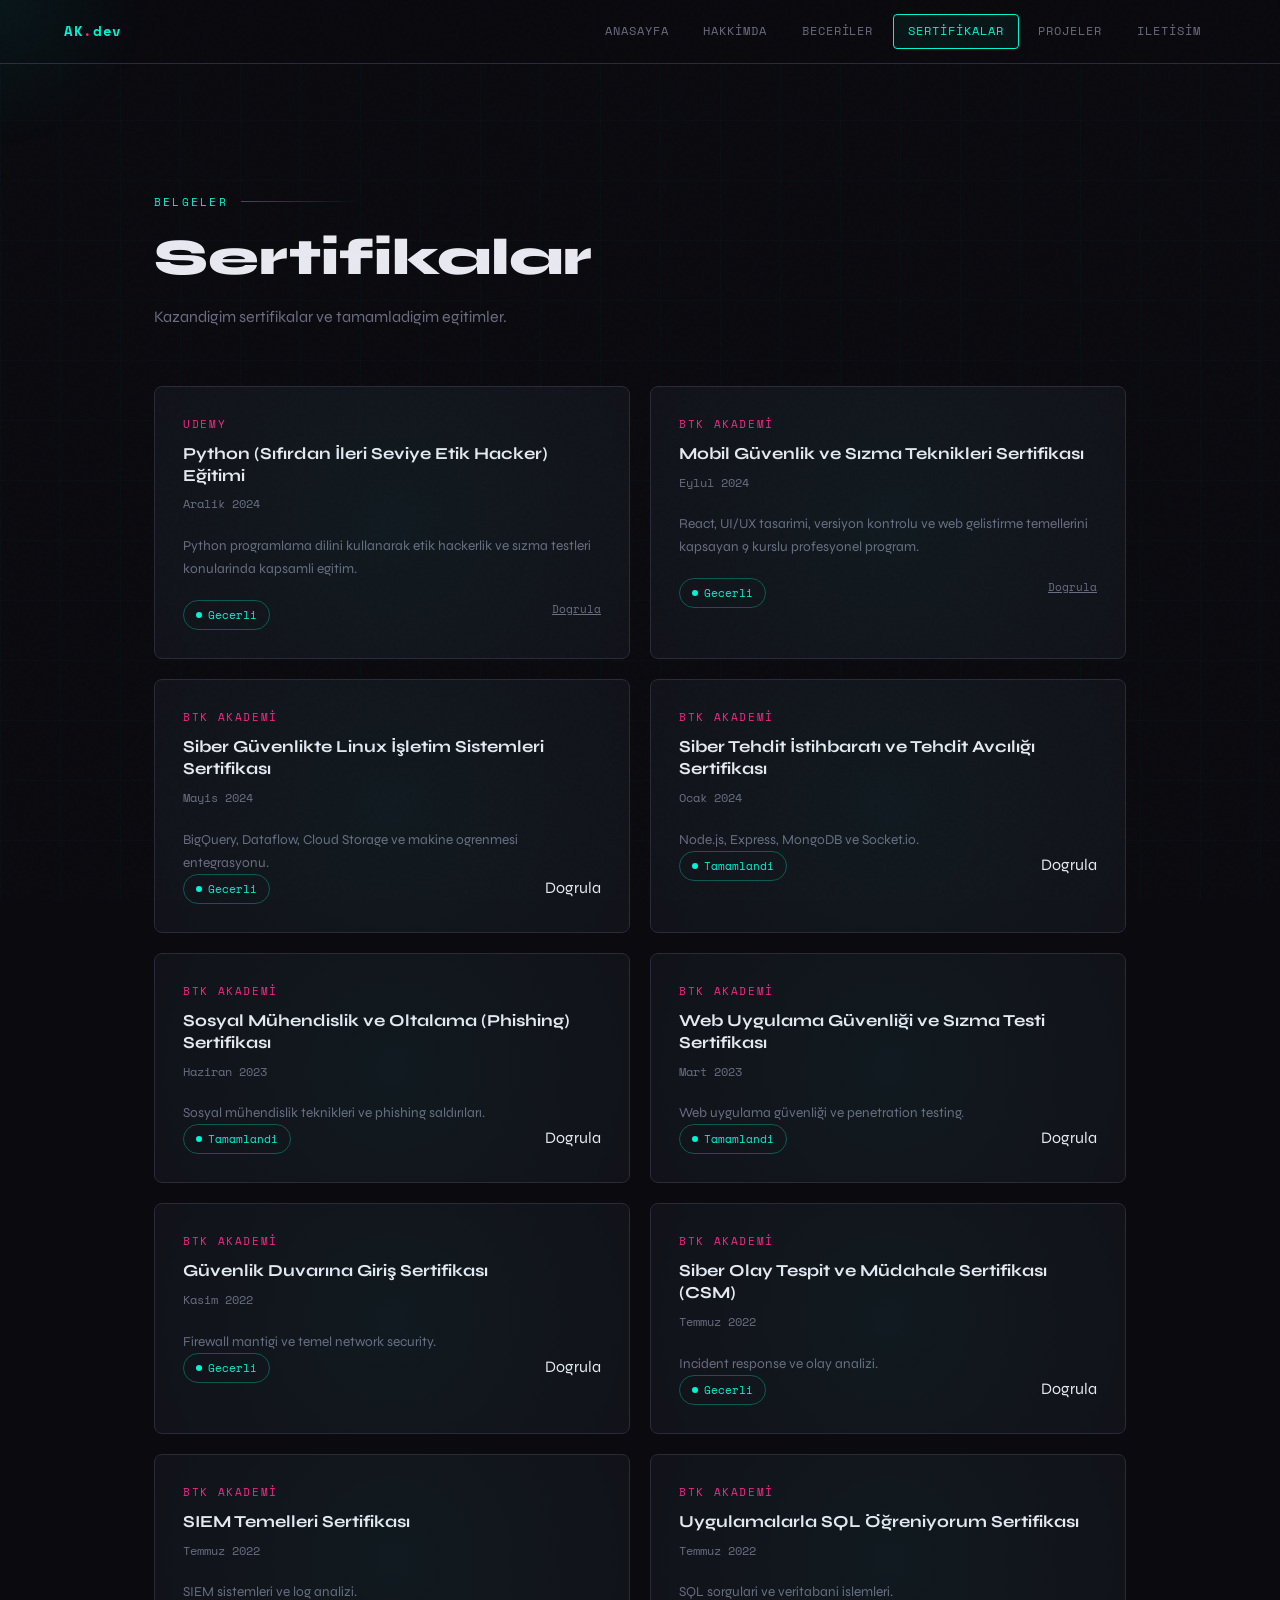
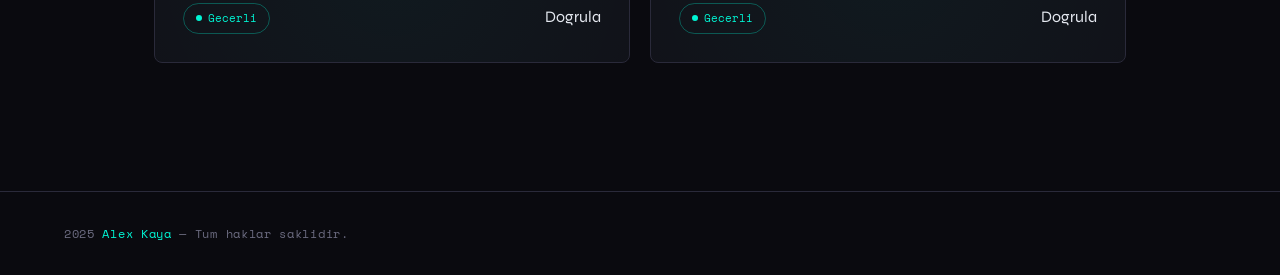
<file: sertifikalar.html>
<!DOCTYPE html>
<html lang="tr">
<head>
  <meta charset="UTF-8" />
  <meta name="viewport" content="width=device-width, initial-scale=1.0" />
  <title>Sertifikalar — Alex Kaya</title>
  <link rel="stylesheet" href="style.css" />
</head>
<body>

<nav>
  <a href="index.html" class="nav-logo">AK<span style="color:var(--accent2)">.</span>dev</a>
  <div class="nav-links">
    <a href="index.html">Anasayfa</a>
    <a href="hakkimda.html">Hakkimda</a>
    <a href="beceriler.html">Beceriler</a>
    <a href="sertifikalar.html">Sertifikalar</a>
    <a href="projeler.html">Projeler</a>
    <a href="iletisim.html">Iletisim</a>
  </div>
  <div class="hamburger" role="button" tabindex="0"><span></span><span></span><span></span></div>
</nav>

<main>
  <section class="page-section">
    <p class="section-label">Belgeler</p>
    <h1 class="section-title">Sertifikalar</h1>
    <p class="section-sub">Kazandigim sertifikalar ve tamamladigim egitimler.</p>

    <div class="cert-grid">

      <div class="cert-card fade-up">
        <div class="cert-issuer">Udemy</div>
        <div class="cert-title">Python (Sıfırdan İleri Seviye Etik Hacker) Eğitimi</div>
        <div class="cert-date">Aralik 2024</div>
        <p style="color:var(--muted); font-size:0.85rem; line-height:1.7; margin-bottom:1.25rem;">
          Python programlama dilini kullanarak etik hackerlik ve sızma testleri konularinda kapsamli egitim.
        </p>
        <div style="display:flex; justify-content:space-between; flex-wrap:wrap; gap:0.75rem;">
          <span class="cert-badge">Gecerli</span>
          <a href="Python_Sıfırdan_İleri_Seviye_Etik_Hacker_Örnekleri.pdf" target="_blank"
             style="font-family:var(--mono); font-size:0.68rem; color:var(--muted); text-decoration:underline;">
            Dogrula
          </a>
        </div>
      </div>

      <div class="cert-card fade-up">
        <div class="cert-issuer">BTK Akademi</div>
        <div class="cert-title">Mobil Güvenlik ve Sızma Teknikleri Sertifikası</div>
        <div class="cert-date">Eylul 2024</div>
        <p style="color:var(--muted); font-size:0.85rem; line-height:1.7; margin-bottom:1.25rem;">
          React, UI/UX tasarimi, versiyon kontrolu ve web gelistirme temellerini kapsayan 9 kurslu profesyonel program.
        </p>
        <div style="display:flex; justify-content:space-between; flex-wrap:wrap; gap:0.75rem;">
          <span class="cert-badge">Gecerli</span>
          <a href="Mobil_Güvenlik_Ve_Sızma_Teknikleri_Sertifikası.pdf" target="_blank"
             style="font-family:var(--mono); font-size:0.68rem; color:var(--muted); text-decoration:underline;">
            Dogrula
          </a>
        </div>
      </div>

      <div class="cert-card fade-up">
        <div class="cert-issuer">BTK Akademi</div>
        <div class="cert-title">Siber Güvenlikte Linux İşletim Sistemleri Sertifikası</div>
        <div class="cert-date">Mayis 2024</div>
        <p style="color:var(--muted); font-size:0.85rem;">
          BigQuery, Dataflow, Cloud Storage ve makine ogrenmesi entegrasyonu.
        </p>
        <div style="display:flex; justify-content:space-between; flex-wrap:wrap; gap:0.75rem;">
          <span class="cert-badge">Gecerli</span>
          <a href="Siber_Güvenlikte_Linux_İşletim_Sistemleri_Sertifikası.pdf" target="_blank">Dogrula</a>
        </div>
      </div>

      <div class="cert-card fade-up">
        <div class="cert-issuer">BTK Akademi</div>
        <div class="cert-title">Siber Tehdit İstihbaratı ve Tehdit Avcılığı Sertifikası</div>
        <div class="cert-date">Ocak 2024</div>
        <p style="color:var(--muted); font-size:0.85rem;">
          Node.js, Express, MongoDB ve Socket.io.
        </p>
        <div style="display:flex; justify-content:space-between; flex-wrap:wrap; gap:0.75rem;">
          <span class="cert-badge">Tamamlandi</span>
          <a href="Siber_Tehdit_İstihbaratı_ve_Tehdit_Avcılığı_Sertifikası.pdf" target="_blank">Dogrula</a>
        </div>
      </div>

      <div class="cert-card fade-up">
        <div class="cert-issuer">BTK Akademi</div>
        <div class="cert-title">Sosyal Mühendislik ve Oltalama (Phishing) Sertifikası</div>
        <div class="cert-date">Haziran 2023</div>
        <p style="color:var(--muted); font-size:0.85rem;">
          Sosyal mühendislik teknikleri ve phishing saldırıları.
        </p>
        <div style="display:flex; justify-content:space-between; flex-wrap:wrap; gap:0.75rem;">
          <span class="cert-badge">Tamamlandi</span>
          <a href="Sosyal_Mühendislik_ve_Oltalama_Sertifikası.pdf" target="_blank">Dogrula</a>
        </div>
      </div>

      <div class="cert-card fade-up">
        <div class="cert-issuer">BTK Akademi</div>
        <div class="cert-title">Web Uygulama Güvenliği ve Sızma Testi Sertifikası</div>
        <div class="cert-date">Mart 2023</div>
        <p style="color:var(--muted); font-size:0.85rem;">
          Web uygulama güvenliği ve penetration testing.
        </p>
        <div style="display:flex; justify-content:space-between; flex-wrap:wrap; gap:0.75rem;">
          <span class="cert-badge">Tamamlandi</span>
          <a href="Web_Uygulama_Güvenliği_ve_Sızma_Testi_Sertifikası.pdf" target="_blank">Dogrula</a>
        </div>
      </div>

      <div class="cert-card fade-up">
        <div class="cert-issuer">BTK Akademi</div>
        <div class="cert-title">Güvenlik Duvarına Giriş Sertifikası</div>
        <div class="cert-date">Kasim 2022</div>
        <p style="color:var(--muted); font-size:0.85rem;">
          Firewall mantigi ve temel network security.
        </p>
        <div style="display:flex; justify-content:space-between; flex-wrap:wrap; gap:0.75rem;">
          <span class="cert-badge">Gecerli</span>
          <a href="Güvenlik_Duvarına_Giriş_Sertifikası.pdf" target="_blank">Dogrula</a>
        </div>
      </div>

      <div class="cert-card fade-up">
        <div class="cert-issuer">BTK Akademi</div>
        <div class="cert-title">Siber Olay Tespit ve Müdahale Sertifikası (CSM)</div>
        <div class="cert-date">Temmuz 2022</div>
        <p style="color:var(--muted); font-size:0.85rem;">
          Incident response ve olay analizi.
        </p>
        <div style="display:flex; justify-content:space-between; flex-wrap:wrap; gap:0.75rem;">
          <span class="cert-badge">Gecerli</span>
          <a href="Siber_Olay_Tespit_ve_Müdahale_Sertifikası.pdf" target="_blank">Dogrula</a>
        </div>
      </div>

      <div class="cert-card fade-up">
        <div class="cert-issuer">BTK Akademi</div>
        <div class="cert-title">SIEM Temelleri Sertifikası</div>
        <div class="cert-date">Temmuz 2022</div>
        <p style="color:var(--muted); font-size:0.85rem;">
          SIEM sistemleri ve log analizi.
        </p>
        <div style="display:flex; justify-content:space-between; flex-wrap:wrap; gap:0.75rem;">
          <span class="cert-badge">Gecerli</span>
          <a href="SIEM_Temelleri_Sertifikası.pdf" target="_blank">Dogrula</a>
        </div>
      </div>

      <div class="cert-card fade-up">
        <div class="cert-issuer">BTK Akademi</div>
        <div class="cert-title">Uygulamalarla SQL Öğreniyorum Sertifikası</div>
        <div class="cert-date">Temmuz 2022</div>
        <p style="color:var(--muted); font-size:0.85rem;">
          SQL sorgulari ve veritabani islemleri.
        </p>
        <div style="display:flex; justify-content:space-between; flex-wrap:wrap; gap:0.75rem;">
          <span class="cert-badge">Gecerli</span>
          <a href="Uygulamalarla_SQL_Öğreniyorum_Sertifikası.pdf" target="_blank">Dogrula</a>
        </div>
      </div>

    </div>
  </section>
</main>

<footer>
  <span class="footer-copy">2025 <span>Alex Kaya</span> — Tum haklar saklidir.</span>
</footer>

<script src="main.js"></script>
</body>
</html>
</file>
<file: style.css>
/* ============================================================
   PORTFOLIO — style.css
   Theme: Dark & Vivid — geometric brutalism with cyan/magenta accents
   ============================================================ */

@import url('https://fonts.googleapis.com/css2?family=Space+Mono:wght@400;700&family=Syne:wght@400;600;700;800&display=swap');

/* ── Variables ─────────────────────────────────────────────── */
:root {
  --bg:        #0a0a0f;
  --bg2:       #111118;
  --bg3:       #1a1a24;
  --border:    #2a2a3a;
  --accent1:   #00f5d4;   /* cyan-mint */
  --accent2:   #f72585;   /* magenta   */
  --accent3:   #7b2fff;   /* violet    */
  --text:      #e8e8f0;
  --muted:     #6b6b80;
  --mono:      'Space Mono', monospace;
  --sans:      'Syne', sans-serif;
  --radius:    4px;
  --transition: 0.25s cubic-bezier(0.4, 0, 0.2, 1);
}

/* ── Reset ─────────────────────────────────────────────────── */
*, *::before, *::after { box-sizing: border-box; margin: 0; padding: 0; }
html { scroll-behavior: smooth; font-size: 16px; }
body {
  background: var(--bg);
  color: var(--text);
  font-family: var(--sans);
  line-height: 1.7;
  min-height: 100vh;
  overflow-x: hidden;
}
a { color: inherit; text-decoration: none; }
img { max-width: 100%; display: block; }
ul { list-style: none; }

/* ── Noise texture overlay ─────────────────────────────────── */
body::before {
  content: '';
  position: fixed;
  inset: 0;
  background-image: url("data:image/svg+xml,%3Csvg viewBox='0 0 256 256' xmlns='http://www.w3.org/2000/svg'%3E%3Cfilter id='noise'%3E%3CfeTurbulence type='fractalNoise' baseFrequency='0.9' numOctaves='4' stitchTiles='stitch'/%3E%3C/filter%3E%3Crect width='100%25' height='100%25' filter='url(%23noise)' opacity='0.035'/%3E%3C/svg%3E");
  pointer-events: none;
  z-index: 9999;
  opacity: 0.4;
}

/* ── Grid lines background ─────────────────────────────────── */
body::after {
  content: '';
  position: fixed;
  inset: 0;
  background-image:
    linear-gradient(rgba(0,245,212,0.025) 1px, transparent 1px),
    linear-gradient(90deg, rgba(0,245,212,0.025) 1px, transparent 1px);
  background-size: 60px 60px;
  pointer-events: none;
  z-index: 0;
}

/* ── Navigation ────────────────────────────────────────────── */
nav {
  position: fixed;
  top: 0;
  left: 0;
  right: 0;
  z-index: 100;
  background: rgba(10,10,15,0.85);
  backdrop-filter: blur(16px);
  -webkit-backdrop-filter: blur(16px);
  border-bottom: 1px solid var(--border);
  padding: 0 clamp(1.5rem, 5vw, 4rem);
  height: 64px;
  display: flex;
  align-items: center;
  justify-content: space-between;
}

.nav-logo {
  font-family: var(--mono);
  font-size: 0.85rem;
  color: var(--accent1);
  letter-spacing: 0.05em;
  font-weight: 700;
}

.nav-links {
  display: flex;
  gap: 0.25rem;
  align-items: center;
}

.nav-links a {
  font-family: var(--mono);
  font-size: 0.75rem;
  letter-spacing: 0.08em;
  text-transform: uppercase;
  color: var(--muted);
  padding: 0.4rem 0.9rem;
  border: 1px solid transparent;
  border-radius: var(--radius);
  transition: var(--transition);
}

.nav-links a:hover,
.nav-links a.active {
  color: var(--accent1);
  border-color: var(--accent1);
  background: rgba(0,245,212,0.05);
}

/* Hamburger */
.hamburger {
  display: none;
  flex-direction: column;
  gap: 5px;
  cursor: pointer;
  padding: 4px;
}
.hamburger span {
  display: block;
  width: 24px;
  height: 2px;
  background: var(--accent1);
  transition: var(--transition);
}

/* ── Page Wrapper ───────────────────────────────────────────── */
main {
  position: relative;
  z-index: 1;
  padding-top: 64px;
}

/* ── Section Base ───────────────────────────────────────────── */
section, .page-section {
  max-width: 1100px;
  margin: 0 auto;
  padding: clamp(4rem, 10vw, 8rem) clamp(1.5rem, 5vw, 4rem);
}

/* ── Section Label ──────────────────────────────────────────── */
.section-label {
  font-family: var(--mono);
  font-size: 0.7rem;
  letter-spacing: 0.2em;
  text-transform: uppercase;
  color: var(--accent1);
  margin-bottom: 1.2rem;
  display: flex;
  align-items: center;
  gap: 0.8rem;
}
.section-label::after {
  content: '';
  flex: 1;
  height: 1px;
  background: linear-gradient(90deg, var(--accent1), transparent);
  max-width: 120px;
  opacity: 0.4;
}

.section-title {
  font-family: var(--sans);
  font-size: clamp(2rem, 5vw, 3.2rem);
  font-weight: 800;
  line-height: 1.1;
  color: var(--text);
  margin-bottom: 1rem;
}

.section-sub {
  color: var(--muted);
  font-size: 1rem;
  max-width: 560px;
  margin-bottom: 3.5rem;
}

/* ── Divider ────────────────────────────────────────────────── */
.divider {
  width: 100%;
  height: 1px;
  background: linear-gradient(90deg, transparent, var(--border), transparent);
}

/* ── Buttons ────────────────────────────────────────────────── */
.btn {
  display: inline-flex;
  align-items: center;
  gap: 0.5rem;
  padding: 0.75rem 1.75rem;
  font-family: var(--mono);
  font-size: 0.8rem;
  letter-spacing: 0.08em;
  text-transform: uppercase;
  border-radius: var(--radius);
  cursor: pointer;
  transition: var(--transition);
  border: 1px solid transparent;
  font-weight: 700;
}

.btn-primary {
  background: var(--accent1);
  color: var(--bg);
  border-color: var(--accent1);
}
.btn-primary:hover {
  background: transparent;
  color: var(--accent1);
  box-shadow: 0 0 20px rgba(0,245,212,0.3);
}

.btn-outline {
  background: transparent;
  color: var(--accent1);
  border-color: var(--accent1);
}
.btn-outline:hover {
  background: rgba(0,245,212,0.08);
  box-shadow: 0 0 20px rgba(0,245,212,0.2);
}

/* ── Cards ──────────────────────────────────────────────────── */
.card {
  background: var(--bg2);
  border: 1px solid var(--border);
  border-radius: 8px;
  padding: 1.75rem;
  transition: var(--transition);
  position: relative;
  overflow: hidden;
}
.card::before {
  content: '';
  position: absolute;
  top: 0; left: 0; right: 0;
  height: 2px;
  background: linear-gradient(90deg, var(--accent1), var(--accent2));
  transform: scaleX(0);
  transform-origin: left;
  transition: transform 0.35s ease;
}
.card:hover {
  border-color: rgba(0,245,212,0.3);
  transform: translateY(-4px);
  box-shadow: 0 16px 40px rgba(0,0,0,0.4), 0 0 40px rgba(0,245,212,0.05);
}
.card:hover::before { transform: scaleX(1); }

/* ── Fade-in animation ──────────────────────────────────────── */
@keyframes fadeUp {
  from { opacity: 0; transform: translateY(24px); }
  to   { opacity: 1; transform: translateY(0); }
}
.fade-up {
  animation: fadeUp 0.6s ease forwards;
  opacity: 0;
}
.fade-up:nth-child(1) { animation-delay: 0.0s; }
.fade-up:nth-child(2) { animation-delay: 0.1s; }
.fade-up:nth-child(3) { animation-delay: 0.2s; }
.fade-up:nth-child(4) { animation-delay: 0.3s; }
.fade-up:nth-child(5) { animation-delay: 0.4s; }
.fade-up:nth-child(6) { animation-delay: 0.5s; }

/* ── Tag pills ──────────────────────────────────────────────── */
.tag {
  display: inline-block;
  font-family: var(--mono);
  font-size: 0.68rem;
  letter-spacing: 0.06em;
  padding: 0.25rem 0.65rem;
  border: 1px solid var(--border);
  border-radius: 999px;
  color: var(--muted);
  transition: var(--transition);
}
.tag:hover, .tag.active {
  border-color: var(--accent1);
  color: var(--accent1);
  background: rgba(0,245,212,0.06);
}

/* ============================================================
   HOME PAGE — hero
   ============================================================ */
.hero {
  min-height: calc(100vh - 64px);
  display: flex;
  flex-direction: column;
  justify-content: center;
  position: relative;
  padding: clamp(3rem, 8vw, 7rem) clamp(1.5rem, 5vw, 4rem);
  max-width: 1100px;
  margin: 0 auto;
}

.hero-eyebrow {
  font-family: var(--mono);
  font-size: 0.75rem;
  letter-spacing: 0.2em;
  color: var(--accent1);
  text-transform: uppercase;
  margin-bottom: 1.5rem;
  display: flex;
  align-items: center;
  gap: 0.75rem;
}
.hero-eyebrow::before {
  content: '';
  display: inline-block;
  width: 32px;
  height: 2px;
  background: var(--accent1);
}

.hero-name {
  font-size: clamp(3rem, 9vw, 7rem);
  font-weight: 800;
  line-height: 0.95;
  letter-spacing: -0.02em;
  margin-bottom: 0.5rem;
}

.hero-name .line1 { color: var(--text); }
.hero-name .line2 {
  -webkit-text-stroke: 2px var(--accent1);
  color: transparent;
}

.hero-role {
  font-family: var(--mono);
  font-size: clamp(0.85rem, 2vw, 1rem);
  color: var(--muted);
  margin-top: 1.75rem;
  margin-bottom: 2.5rem;
}
.hero-role span {
  color: var(--accent2);
}

.hero-cta {
  display: flex;
  gap: 1rem;
  flex-wrap: wrap;
}

/* Scrolling ticker */
.ticker-wrap {
  position: absolute;
  bottom: 3rem;
  left: 0;
  right: 0;
  overflow: hidden;
  border-top: 1px solid var(--border);
  border-bottom: 1px solid var(--border);
  padding: 0.6rem 0;
}
.ticker {
  display: flex;
  gap: 3rem;
  animation: ticker 20s linear infinite;
  white-space: nowrap;
}
.ticker span {
  font-family: var(--mono);
  font-size: 0.7rem;
  letter-spacing: 0.15em;
  color: var(--muted);
  text-transform: uppercase;
}
.ticker span.accent { color: var(--accent1); }
@keyframes ticker {
  from { transform: translateX(0); }
  to   { transform: translateX(-50%); }
}

/* ── Stats row ──────────────────────────────────────────────── */
.stats {
  display: grid;
  grid-template-columns: repeat(auto-fit, minmax(140px, 1fr));
  gap: 1px;
  background: var(--border);
  border: 1px solid var(--border);
  border-radius: 8px;
  overflow: hidden;
  margin-top: 5rem;
}
.stat-item {
  background: var(--bg2);
  padding: 1.5rem 1.75rem;
}
.stat-item .num {
  font-size: 2.2rem;
  font-weight: 800;
  color: var(--accent1);
  line-height: 1;
}
.stat-item .label {
  font-family: var(--mono);
  font-size: 0.68rem;
  color: var(--muted);
  letter-spacing: 0.1em;
  text-transform: uppercase;
  margin-top: 0.35rem;
}

/* ============================================================
   ABOUT PAGE
   ============================================================ */
.about-grid {
  display: grid;
  grid-template-columns: 1fr 1.6fr;
  gap: 4rem;
  align-items: start;
}

.about-photo-wrap {
  position: relative;
}
.about-photo {
  width: 100%;
  aspect-ratio: 3/4;
  object-fit: cover;
  border-radius: 8px;
  filter: grayscale(20%);
  border: 1px solid var(--border);
}
.about-photo-placeholder {
  width: 100%;
  aspect-ratio: 3/4;
  background: var(--bg3);
  border: 1px solid var(--border);
  border-radius: 8px;
  display: flex;
  align-items: center;
  justify-content: center;
  flex-direction: column;
  gap: 0.5rem;
  color: var(--muted);
  font-family: var(--mono);
  font-size: 0.75rem;
  letter-spacing: 0.1em;
}
.about-photo-placeholder svg {
  width: 48px;
  height: 48px;
  stroke: var(--muted);
  opacity: 0.4;
}
.about-photo-frame {
  position: absolute;
  top: 12px; left: 12px;
  width: 100%; height: 100%;
  border: 1px solid var(--accent1);
  border-radius: 8px;
  opacity: 0.25;
  pointer-events: none;
}

.about-text h2 {
  font-size: clamp(1.6rem, 4vw, 2.4rem);
  font-weight: 800;
  margin-bottom: 1.25rem;
  line-height: 1.2;
}
.about-text p {
  color: var(--muted);
  font-size: 0.95rem;
  margin-bottom: 1.25rem;
  line-height: 1.8;
}
.about-text p strong {
  color: var(--text);
  font-weight: 600;
}

.about-details {
  display: grid;
  grid-template-columns: 1fr 1fr;
  gap: 1rem;
  margin-top: 2rem;
}
.detail-item {
  background: var(--bg2);
  border: 1px solid var(--border);
  border-radius: var(--radius);
  padding: 1rem 1.25rem;
}
.detail-item .d-label {
  font-family: var(--mono);
  font-size: 0.65rem;
  letter-spacing: 0.15em;
  color: var(--muted);
  text-transform: uppercase;
  margin-bottom: 0.3rem;
}
.detail-item .d-value {
  font-size: 0.9rem;
  font-weight: 600;
  color: var(--text);
}

/* ============================================================
   SKILLS PAGE
   ============================================================ */
.skills-grid {
  display: grid;
  grid-template-columns: repeat(auto-fill, minmax(300px, 1fr));
  gap: 1.25rem;
}

.skill-category {
  background: var(--bg2);
  border: 1px solid var(--border);
  border-radius: 8px;
  padding: 1.75rem;
  transition: var(--transition);
}
.skill-category:hover {
  border-color: rgba(0,245,212,0.3);
  box-shadow: 0 8px 32px rgba(0,0,0,0.3);
}
.skill-category-title {
  font-family: var(--mono);
  font-size: 0.72rem;
  letter-spacing: 0.18em;
  text-transform: uppercase;
  color: var(--accent1);
  margin-bottom: 1.5rem;
  padding-bottom: 0.75rem;
  border-bottom: 1px solid var(--border);
}

.skill-item {
  margin-bottom: 1.1rem;
}
.skill-item:last-child { margin-bottom: 0; }
.skill-header {
  display: flex;
  justify-content: space-between;
  align-items: center;
  margin-bottom: 0.45rem;
}
.skill-name {
  font-size: 0.85rem;
  font-weight: 600;
}
.skill-pct {
  font-family: var(--mono);
  font-size: 0.7rem;
  color: var(--muted);
}
.skill-bar-bg {
  height: 3px;
  background: var(--bg3);
  border-radius: 99px;
  overflow: hidden;
}
.skill-bar-fill {
  height: 100%;
  border-radius: 99px;
  background: linear-gradient(90deg, var(--accent1), var(--accent3));
  width: 0;
  transition: width 1s cubic-bezier(0.4, 0, 0.2, 1);
}

.tools-grid {
  display: grid;
  grid-template-columns: repeat(auto-fill, minmax(100px, 1fr));
  gap: 0.75rem;
  margin-top: 2rem;
}
.tool-pill {
  background: var(--bg2);
  border: 1px solid var(--border);
  border-radius: var(--radius);
  padding: 0.65rem 0.75rem;
  text-align: center;
  font-family: var(--mono);
  font-size: 0.72rem;
  color: var(--muted);
  letter-spacing: 0.05em;
  transition: var(--transition);
}
.tool-pill:hover {
  border-color: var(--accent1);
  color: var(--accent1);
  background: rgba(0,245,212,0.04);
}

/* ============================================================
   CERTIFICATES PAGE
   ============================================================ */
.cert-grid {
  display: grid;
  grid-template-columns: repeat(auto-fill, minmax(320px, 1fr));
  gap: 1.25rem;
}

.cert-card {
  background: var(--bg2);
  border: 1px solid var(--border);
  border-radius: 8px;
  padding: 1.75rem;
  transition: var(--transition);
  position: relative;
  overflow: hidden;
}
.cert-card::after {
  content: '';
  position: absolute;
  top: -50%;
  right: -50%;
  width: 200%;
  height: 200%;
  background: radial-gradient(circle, rgba(0,245,212,0.04) 0%, transparent 60%);
  pointer-events: none;
}
.cert-card:hover {
  border-color: rgba(0,245,212,0.3);
  transform: translateY(-4px);
  box-shadow: 0 16px 40px rgba(0,0,0,0.35);
}

.cert-issuer {
  font-family: var(--mono);
  font-size: 0.68rem;
  letter-spacing: 0.15em;
  color: var(--accent2);
  text-transform: uppercase;
  margin-bottom: 0.6rem;
}
.cert-title {
  font-size: 1.05rem;
  font-weight: 700;
  margin-bottom: 0.5rem;
  line-height: 1.3;
}
.cert-date {
  font-family: var(--mono);
  font-size: 0.72rem;
  color: var(--muted);
  margin-bottom: 1.25rem;
}
.cert-badge {
  display: inline-flex;
  align-items: center;
  gap: 0.4rem;
  font-family: var(--mono);
  font-size: 0.68rem;
  color: var(--accent1);
  border: 1px solid rgba(0,245,212,0.3);
  border-radius: 99px;
  padding: 0.3rem 0.75rem;
}
.cert-badge::before {
  content: '';
  width: 6px;
  height: 6px;
  background: var(--accent1);
  border-radius: 50%;
  flex-shrink: 0;
}

/* ============================================================
   PROJECTS PAGE
   ============================================================ */
.projects-grid {
  display: grid;
  grid-template-columns: repeat(auto-fill, minmax(340px, 1fr));
  gap: 1.5rem;
}

.project-card {
  background: var(--bg2);
  border: 1px solid var(--border);
  border-radius: 8px;
  overflow: hidden;
  transition: var(--transition);
  display: flex;
  flex-direction: column;
}
.project-card:hover {
  border-color: rgba(0,245,212,0.35);
  transform: translateY(-5px);
  box-shadow: 0 20px 50px rgba(0,0,0,0.45), 0 0 30px rgba(0,245,212,0.06);
}

.project-thumb {
  width: 100%;
  aspect-ratio: 16/9;
  background: linear-gradient(135deg, var(--bg3) 0%, #1c1c2e 100%);
  display: flex;
  align-items: center;
  justify-content: center;
  position: relative;
  overflow: hidden;
}
.project-thumb-pattern {
  position: absolute;
  inset: 0;
  background-image: repeating-linear-gradient(
    45deg,
    rgba(0,245,212,0.04) 0px, rgba(0,245,212,0.04) 1px,
    transparent 1px, transparent 20px
  );
}
.project-thumb-label {
  font-family: var(--mono);
  font-size: 0.72rem;
  letter-spacing: 0.12em;
  color: var(--muted);
  z-index: 1;
}

.project-body {
  padding: 1.5rem;
  flex: 1;
  display: flex;
  flex-direction: column;
}
.project-tags {
  display: flex;
  flex-wrap: wrap;
  gap: 0.4rem;
  margin-bottom: 0.85rem;
}
.project-title {
  font-size: 1.1rem;
  font-weight: 700;
  margin-bottom: 0.6rem;
  line-height: 1.3;
}
.project-desc {
  color: var(--muted);
  font-size: 0.875rem;
  line-height: 1.7;
  flex: 1;
  margin-bottom: 1.25rem;
}
.project-links {
  display: flex;
  gap: 0.75rem;
}
.project-link {
  font-family: var(--mono);
  font-size: 0.72rem;
  letter-spacing: 0.08em;
  color: var(--accent1);
  border: 1px solid rgba(0,245,212,0.3);
  border-radius: var(--radius);
  padding: 0.4rem 0.9rem;
  transition: var(--transition);
}
.project-link:hover {
  background: rgba(0,245,212,0.08);
}
.project-link.gh {
  color: var(--muted);
  border-color: var(--border);
}
.project-link.gh:hover {
  color: var(--text);
  border-color: var(--muted);
}

/* ============================================================
   CONTACT PAGE
   ============================================================ */
.contact-layout {
  display: grid;
  grid-template-columns: 1fr 1.4fr;
  gap: 4rem;
  align-items: start;
}

.contact-info h2 {
  font-size: clamp(1.6rem, 4vw, 2.4rem);
  font-weight: 800;
  line-height: 1.2;
  margin-bottom: 1rem;
}
.contact-info p {
  color: var(--muted);
  font-size: 0.925rem;
  line-height: 1.8;
  margin-bottom: 2rem;
}

.contact-links {
  display: flex;
  flex-direction: column;
  gap: 0.75rem;
}
.contact-link-item {
  display: flex;
  align-items: center;
  gap: 1rem;
  background: var(--bg2);
  border: 1px solid var(--border);
  border-radius: var(--radius);
  padding: 1rem 1.25rem;
  transition: var(--transition);
}
.contact-link-item:hover {
  border-color: rgba(0,245,212,0.3);
  background: rgba(0,245,212,0.03);
}
.contact-link-icon {
  width: 36px;
  height: 36px;
  border: 1px solid var(--border);
  border-radius: var(--radius);
  display: flex;
  align-items: center;
  justify-content: center;
  flex-shrink: 0;
  color: var(--accent1);
}
.contact-link-icon svg { width: 16px; height: 16px; }
.contact-link-label {
  font-family: var(--mono);
  font-size: 0.68rem;
  color: var(--muted);
  letter-spacing: 0.1em;
  text-transform: uppercase;
  margin-bottom: 0.15rem;
}
.contact-link-value {
  font-size: 0.875rem;
  font-weight: 600;
}

/* Contact form */
.contact-form {
  background: var(--bg2);
  border: 1px solid var(--border);
  border-radius: 8px;
  padding: 2rem;
}

.form-row {
  display: grid;
  grid-template-columns: 1fr 1fr;
  gap: 1rem;
}

.form-group {
  margin-bottom: 1.25rem;
}
.form-group label {
  display: block;
  font-family: var(--mono);
  font-size: 0.68rem;
  letter-spacing: 0.12em;
  text-transform: uppercase;
  color: var(--muted);
  margin-bottom: 0.5rem;
}
.form-group input,
.form-group textarea,
.form-group select {
  width: 100%;
  background: var(--bg);
  border: 1px solid var(--border);
  border-radius: var(--radius);
  color: var(--text);
  font-family: var(--sans);
  font-size: 0.9rem;
  padding: 0.75rem 1rem;
  transition: var(--transition);
  outline: none;
  appearance: none;
}
.form-group input:focus,
.form-group textarea:focus,
.form-group select:focus {
  border-color: var(--accent1);
  box-shadow: 0 0 0 3px rgba(0,245,212,0.08);
}
.form-group textarea {
  resize: vertical;
  min-height: 130px;
}

.form-submit {
  width: 100%;
  justify-content: center;
}

.form-success {
  display: none;
  text-align: center;
  padding: 2rem;
  font-family: var(--mono);
  font-size: 0.85rem;
  color: var(--accent1);
}

/* ============================================================
   FOOTER
   ============================================================ */
footer {
  position: relative;
  z-index: 1;
  border-top: 1px solid var(--border);
  padding: 2rem clamp(1.5rem, 5vw, 4rem);
  display: flex;
  align-items: center;
  justify-content: space-between;
  flex-wrap: wrap;
  gap: 1rem;
}
.footer-copy {
  font-family: var(--mono);
  font-size: 0.72rem;
  color: var(--muted);
  letter-spacing: 0.06em;
}
.footer-copy span { color: var(--accent1); }
.footer-socials {
  display: flex;
  gap: 0.5rem;
}
.footer-social-link {
  width: 34px;
  height: 34px;
  border: 1px solid var(--border);
  border-radius: var(--radius);
  display: flex;
  align-items: center;
  justify-content: center;
  color: var(--muted);
  transition: var(--transition);
}
.footer-social-link svg { width: 15px; height: 15px; }
.footer-social-link:hover {
  border-color: var(--accent1);
  color: var(--accent1);
}

/* ============================================================
   RESPONSIVE
   ============================================================ */
@media (max-width: 768px) {
  .nav-links { display: none; }
  .nav-links.open {
    display: flex;
    flex-direction: column;
    position: fixed;
    top: 64px; left: 0; right: 0;
    background: var(--bg);
    border-bottom: 1px solid var(--border);
    padding: 1rem 1.5rem 1.5rem;
    gap: 0.5rem;
    z-index: 99;
  }
  .hamburger { display: flex; }

  .about-grid,
  .contact-layout { grid-template-columns: 1fr; }
  .form-row { grid-template-columns: 1fr; }

  .hero-name { font-size: clamp(2.5rem, 12vw, 5rem); }
  .ticker-wrap { display: none; }

  .about-photo-wrap { max-width: 280px; }
  .about-details { grid-template-columns: 1fr; }
}

@media (max-width: 480px) {
  .skills-grid,
  .cert-grid,
  .projects-grid { grid-template-columns: 1fr; }
  .stats { grid-template-columns: repeat(2, 1fr); }
}
</file>
